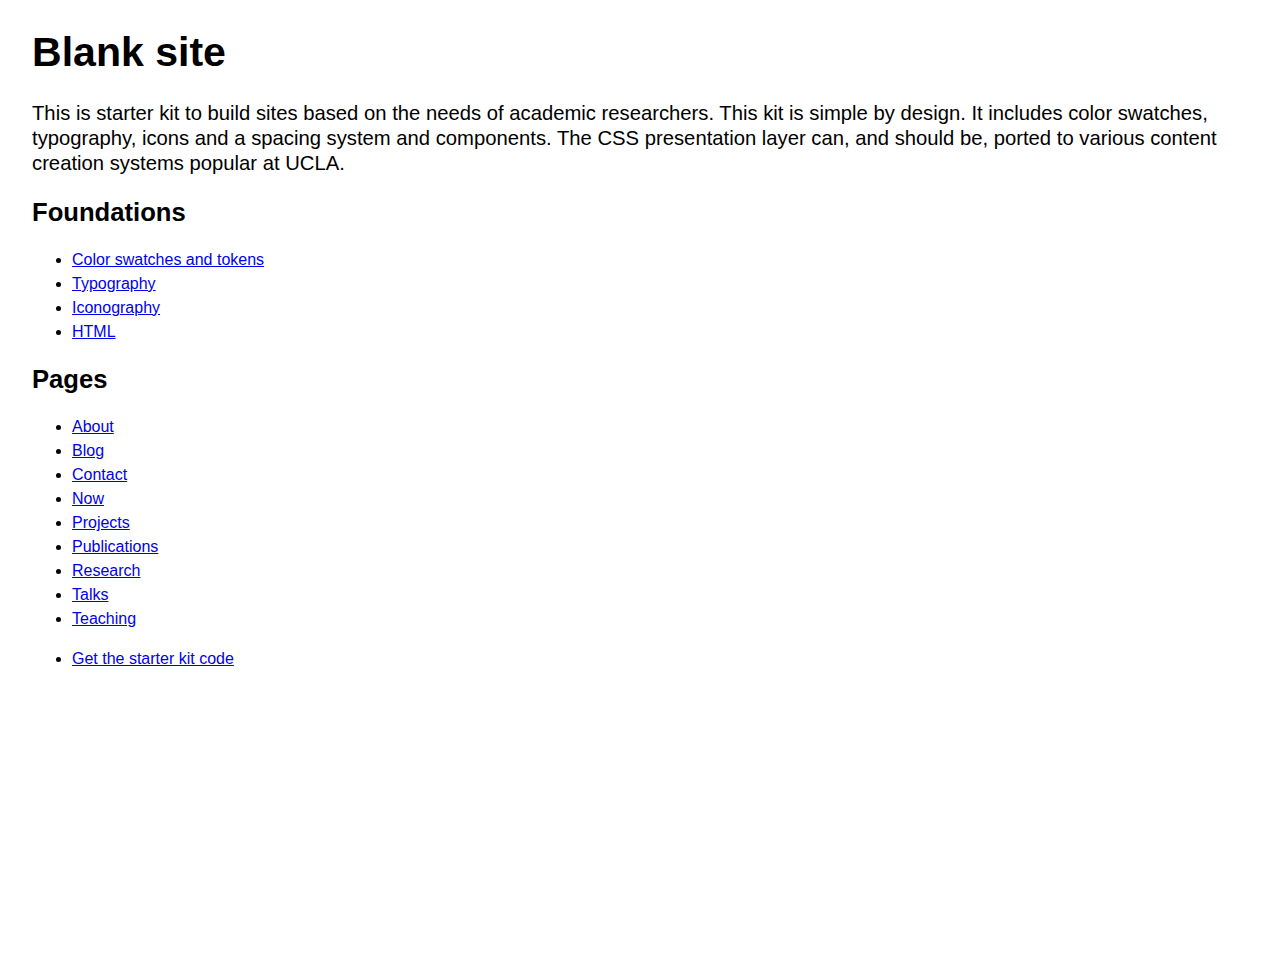
<file: index.html>
<!doctype html>

<html lang="en">

  <head>
    <meta charset="utf-8">
    <meta name="viewport" content="width=device-width, initial-scale=1.0" />
    <link rel="stylesheet" href="css/styles.css">
    <title>Blank site</title>
  </head>

  <body>
    <header>
      <h1>Blank site</h1>
      <p class="standfirst">This is starter kit to build sites based on the needs of academic researchers. This kit is simple by design. It includes color swatches, typography, icons and a spacing system and components. The CSS presentation layer can, and should be, ported to various content creation systems popular at UCLA.</p>
      
    </header>
    <main>
        <h2>Foundations</h2>
        <ul>
            <li><a href="color/index.html">Color swatches and tokens</a></li>
            <li><a href="typography/index.html">Typography</a></li>
            <li><a href="iconography/index.html">Iconography</a></li>
            <li><a href="html/index.html">HTML</a></li>
            
        </ul>
        <h2>Pages</h2>
        <ul>
          <li><a href="about/">About</a></li>
          <li><a href="blog/">Blog</a></li>
          <li><a href="contact/">Contact</a></li>
          <li><a href="now/">Now</a></li>
          <li><a href="projects/">Projects</a></li>
          <li><a href="publications/">Publications</a></li>
          <li><a href="research/">Research</a></li>
          <li><a href="talks/">Talks</a></li>
          <li><a href="teaching/">Teaching</a></li>
        </ul>

    </main>
    <aside>
     <ul>
        <li><a href="https://github.com/scottgruber/academic-jumpstart">Get the starter kit code</a></li>
       
      </ul>  
    </aside>
    <footer>
        
    </footer>
  </body>

</html>
</file>
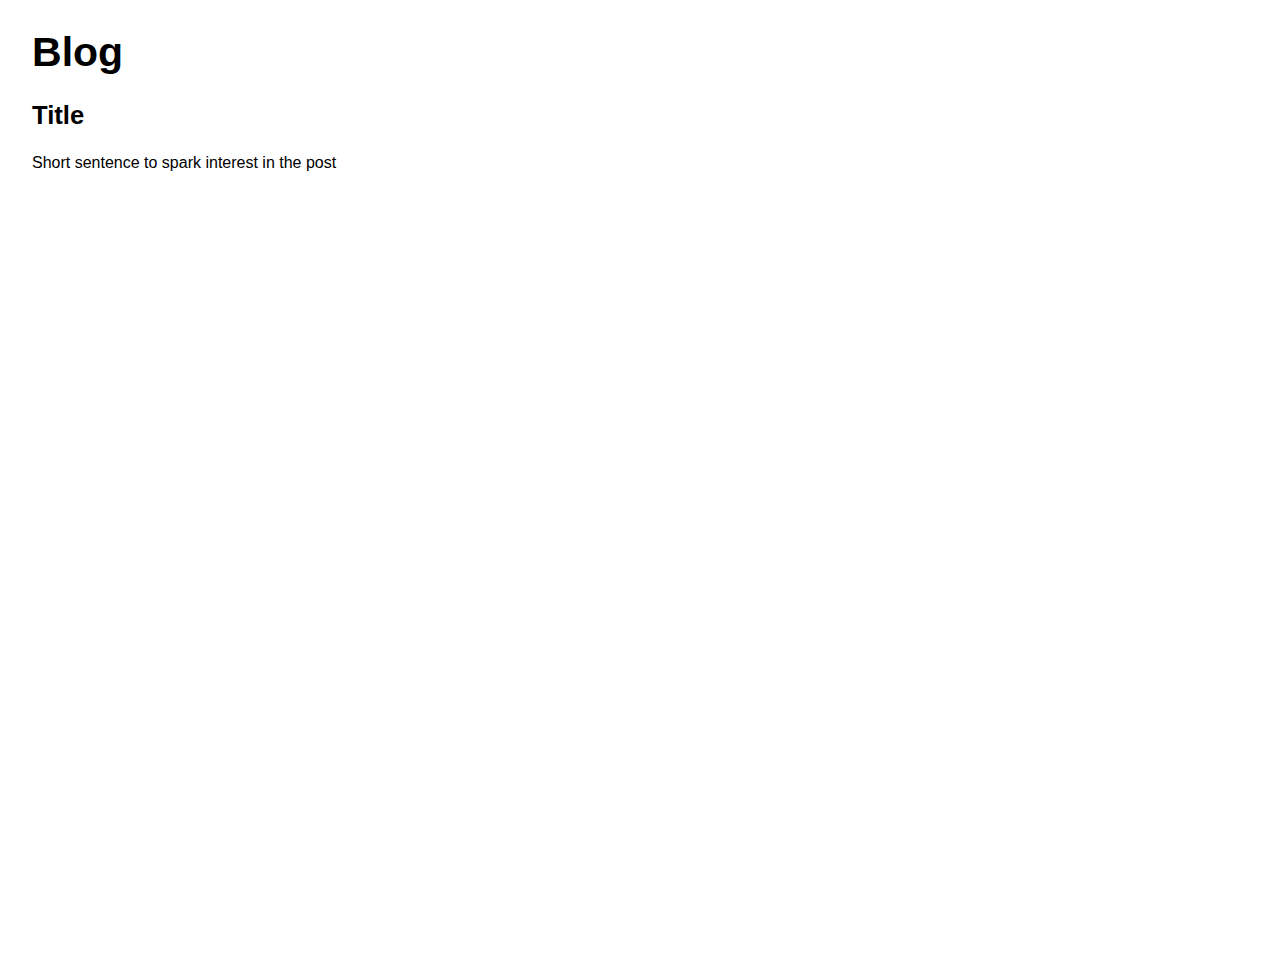
<file: blog/index.html>
<!DOCTYPE html>
<html lang="en">

  <head>
    <title>Blog | Yaoundé Web Design Workshop</title>
    <meta charset="utf-8" />
    <meta name="viewport" content="width=device-width, initial-scale=1.0" />
    <meta name="format-detection" content="telephone=no">
    <link rel="stylesheet" href="../css/styles.css" />
  </head>

  <body>
    <header>
      <h1>Blog</h1>
    </header>
    <main>
      <article>
        <h2>Title</h2>
        <p>Short sentence to spark interest in the post</p>
      </article>
    </main>
    <aside>

    </aside>
    <footer>
      
    </footer>
    
  </body>

</html>
</file>
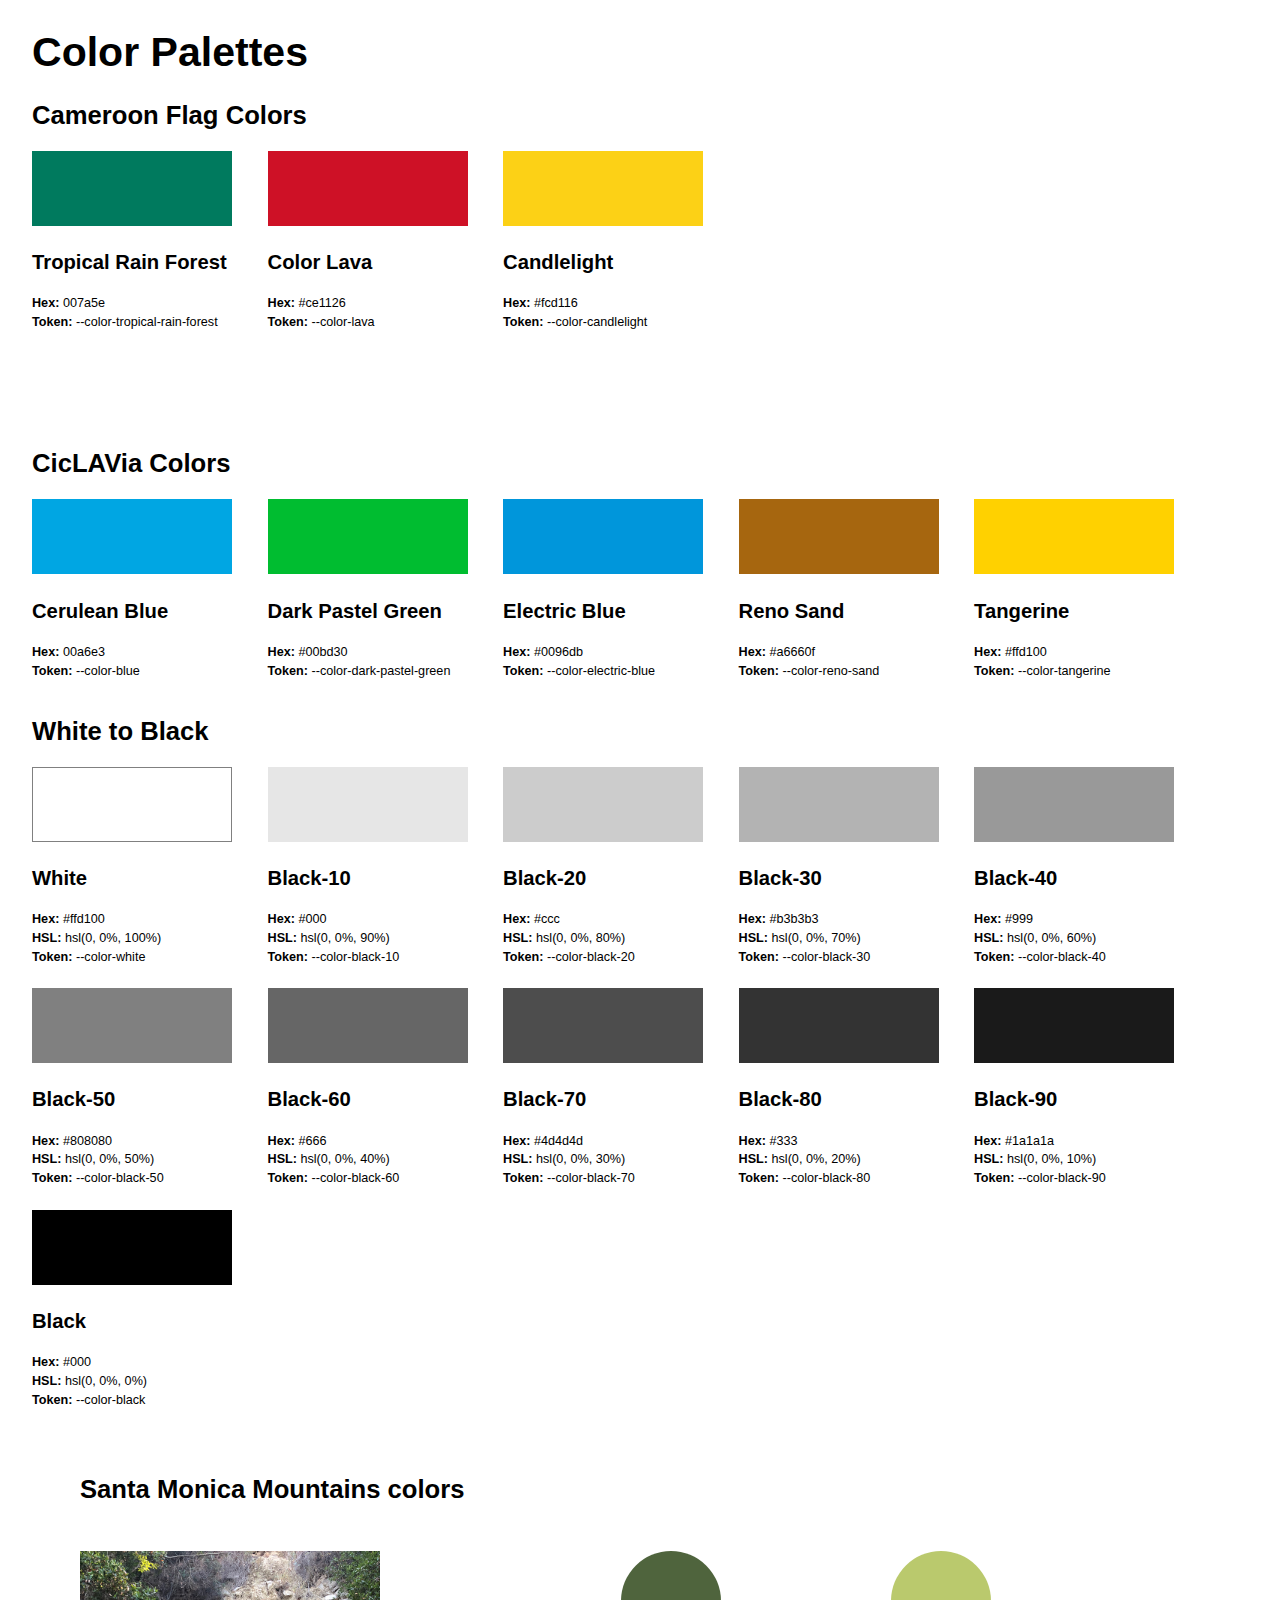
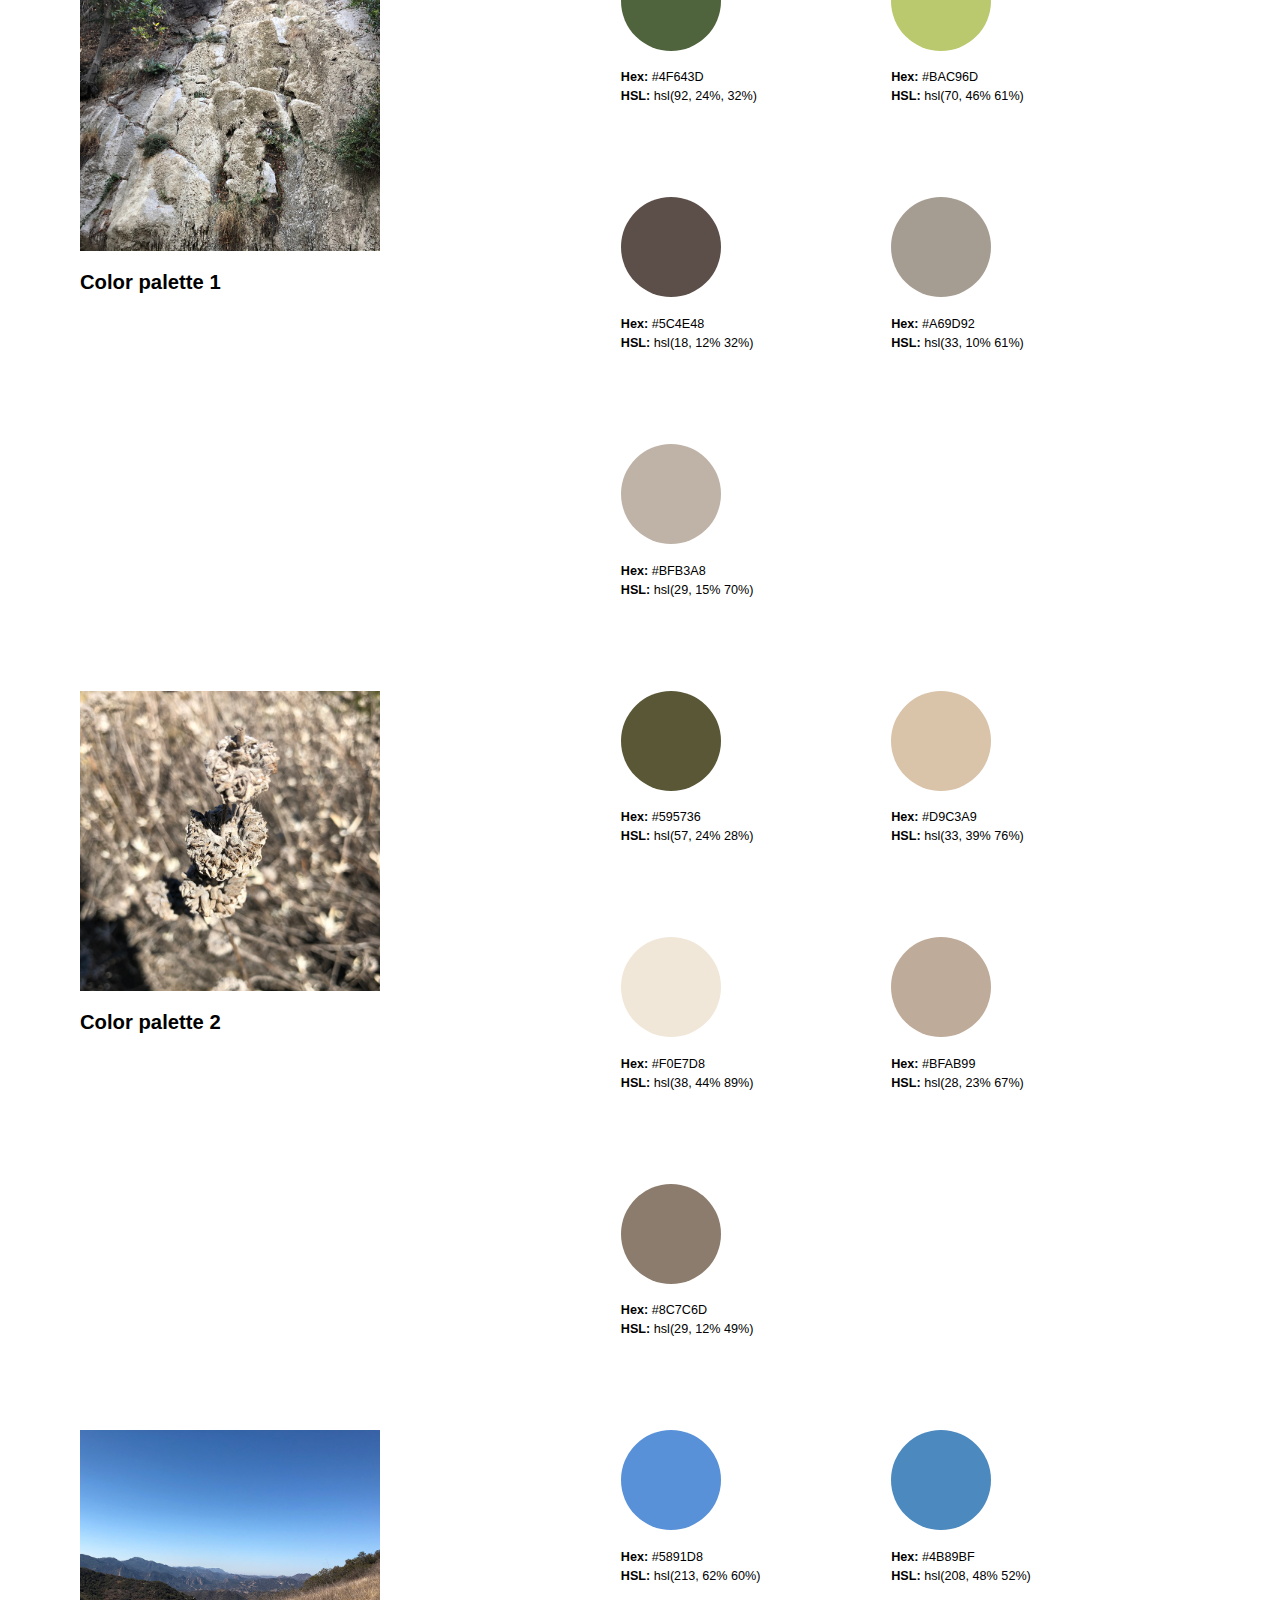
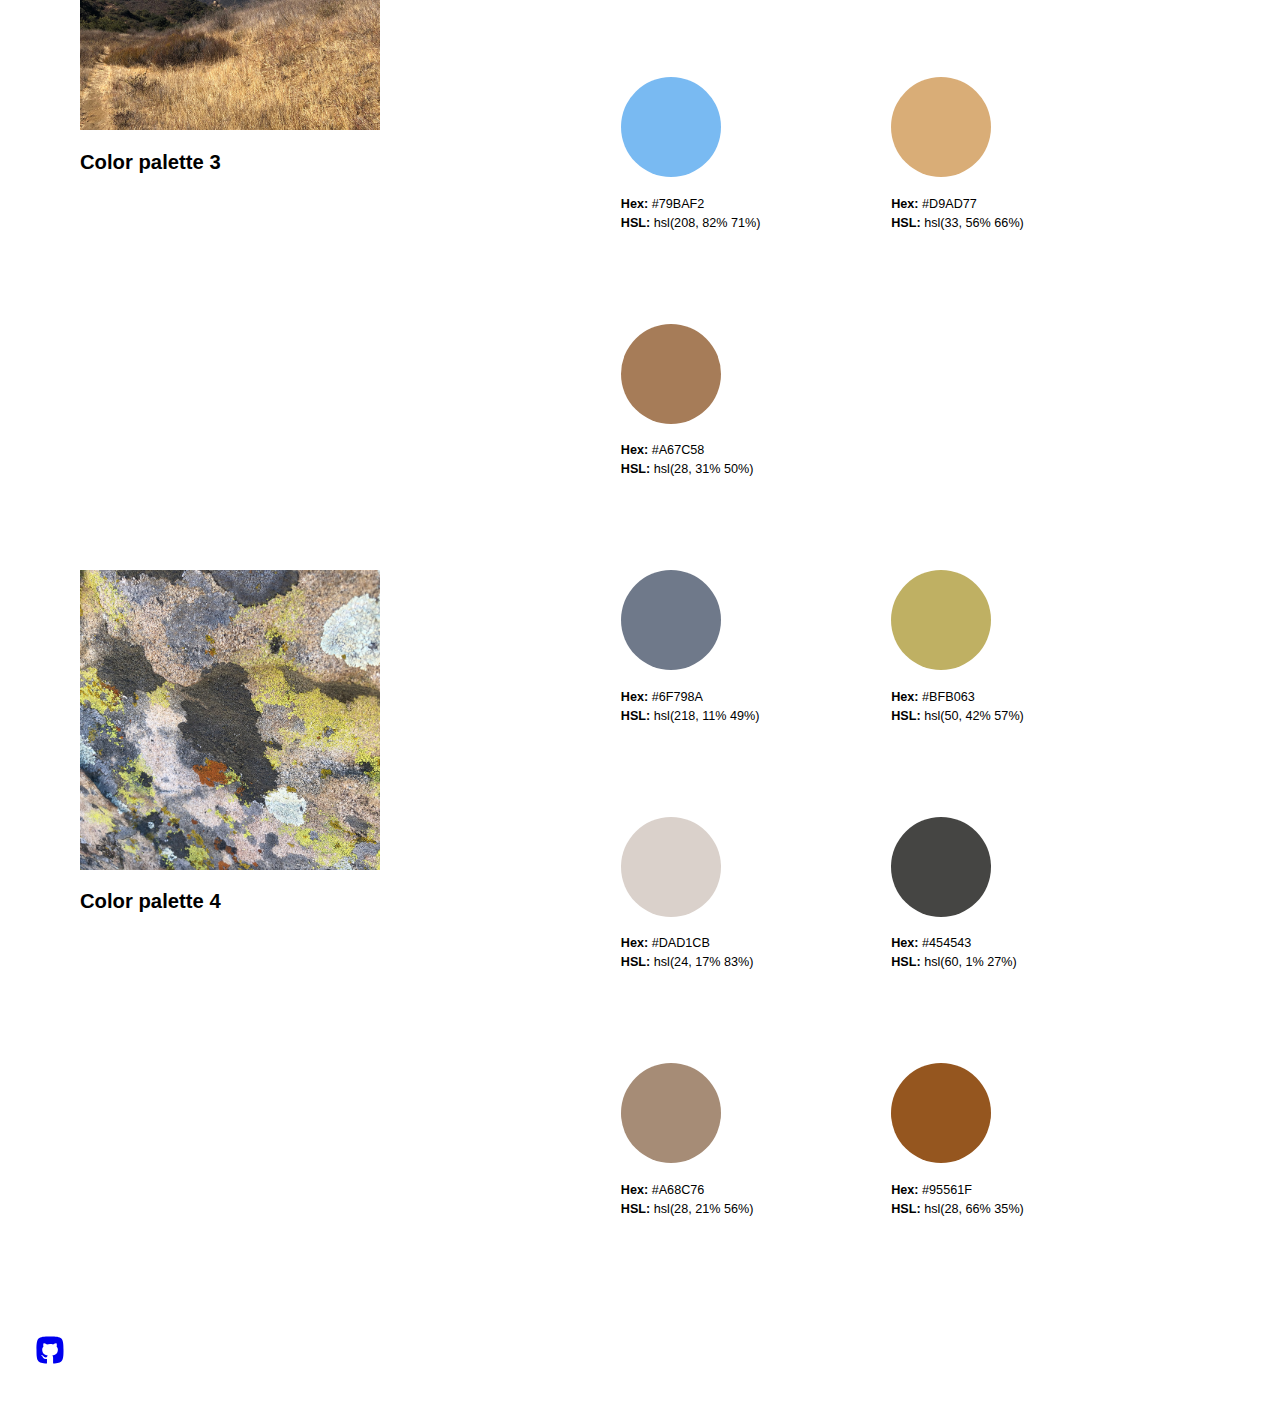
<file: color/index.html>
<!DOCTYPE html>
<html lang="en">

  <head>
    <title>Color Palette</title>
    <meta charset="utf-8" />
    <meta name="format-detection" content="telephone=no" />
    <meta name="viewport" content="width=device-width, initial-scale=1.0" />
    <link rel="stylesheet" href="../css/styles.css" />

    <style type="text/css">
      body {
        background-color: var(--color-white);
        max-width: 90vw;
      }

      h2:nth-of-type(2) {
        margin-top: 4em;
      }


      .palette {
        display: grid;
        gap: 2vw;
        grid-template-columns: repeat(auto-fill, minmax(200px, 1fr));
      }

  
      .swatch {
        align-items: center;
        display: grid;
        grid-gap: 5px;
        grid-template-areas:
          "swatch"
          "values";
        grid-template-columns: 1fr;
        grid-template-rows: 1fr;
        margin-bottom: 1em;
      }

      .swatch:last-child {
        border-bottom: 0;
      }

      .swatch>div:first-child {
        grid-area: swatch;
        height: 75px;
        justify-self: left;
        width: 200px;
      }

      .swatch div:last-child {
        font-size: var(--font-size-x-small);
        grid-area: values;
        height: 100px;
      }

      .palette-secondary {
        display: grid;
        grid-template-columns: [photo] 1fr [swatches] 1fr;
        grid-gap: 2vw;
        margin: 3rem;
      }

      .palette-secondary > h2 {
        grid-column: 1 / -1;
      }

      .palette-secondary > figure {
        grid-column: photo;
      }

      .palette-secondary > .palette {
        grid-column: swatches;
      }

      .palette-secondary .swatch>div:first-child  {
        width: 100px;
        height: 100px;
        border-radius: 50%;
      }


      figure,
      figcaption {
        margin: 0;
        padding: 0;
      }

      figure img {
        max-width: 300px;
      }

    </style>
  </head>

  <body>
    <header>
      <h1>Color Palettes</h1>
    </header>



    <main>
     
      <h2>Cameroon Flag Colors</h2>
      <div class="palette">
        <div class="swatch">
          <div style="background: var(--color-tropical-rain-forest);"></div>
          <div>
            <h3>Tropical Rain Forest</h3>
            <p>
              <b>Hex: </b>007a5e<br />
              <b>Token:</b> --color-tropical-rain-forest
            </p>
          </div>
        </div>

        <div class="swatch">
          <div style="background: var(--color-lava);"></div>
          <div>
            <h3>Color Lava</h3>
            <p>
              <b>Hex: </b>#ce1126<br />
              <b>Token:</b> --color-lava
            </p>
          </div>
        </div>

        <div class="swatch">
          <div style="background: var(--color-candlelight);"></div>
          <div>
            <h3>Candlelight</h3>
            <p>
              <b>Hex: </b>#fcd116<br />
              <b>Token:</b> --color-candlelight
            </p>
          </div>
        </div>
      </div>
      <h2>CicLAVia Colors</h2>
      <div class="palette">
        <div class="swatch">
          <div style="background: var(--color-blue);"></div>
          <div>
            <h3>Cerulean Blue</h3>
            <p>
              <b>Hex: </b>00a6e3<br />
              <b>Token:</b> --color-blue
            </p>
          </div>
        </div>

        <div class="swatch">
          <div style="background: var(--color-dark-pastel-green);"></div>
          <div>
            <h3>Dark Pastel Green</h3>
            <p>
              <b>Hex: </b>#00bd30<br />
              <b>Token:</b> --color-dark-pastel-green
            </p>
          </div>
        </div>

        <div class="swatch">
          <div style="background: var(--color-electric-blue);"></div>
          <div>
            <h3>Electric Blue</h3>
            <p>
              <b>Hex: </b>#0096db<br />
              <b>Token:</b> --color-electric-blue
            </p>
          </div>
        </div>

        <div class="swatch">
          <div style="background: var(--color-reno-sand);"></div>
          <div>
            <h3>Reno Sand</h3>
            <p>
              <b>Hex: </b>#a6660f<br />
              <b>Token:</b> --color-reno-sand
            </p>
          </div>
        </div>

        <div class="swatch">
          <div style="background: var(--color-tangerine);"></div>
          <div>
            <h3>Tangerine</h3>
            <p>
              <b>Hex: </b>#ffd100<br />
              <b>Token:</b> --color-tangerine
            </p>
          </div>
        </div>

      </div>
      <h2>White to Black</h2>
      <div class="palette">
        <div class="swatch">
          <div
            style="background: var(--color-white);border: 1px solid var(--color-black-50);">
          </div>
          <div>
            <h3>White</h3>
            <p>
              <b>Hex: </b>#ffd100<br />
              <b>HSL: </b>hsl(0, 0%, 100%)<br />
              <b>Token:</b> --color-white
            </p>
          </div>
        </div>

        <div class="swatch">
          <div style="background: var(--color-black-10);"></div>
          <div>
            <h3>Black-10</h3>
            <p>
              <b>Hex: </b>#000<br />
              <b>HSL: </b>hsl(0, 0%, 90%)<br />

              <b>Token:</b> --color-black-10
            </p>
          </div>
        </div>

        <div class="swatch">
          <div style="background: var(--color-black-20);"></div>
          <div>
            <h3>Black-20</h3>
            <p>
              <b>Hex: </b>#ccc<br />
              <b>HSL: </b>hsl(0, 0%, 80%)<br />

              <b>Token:</b> --color-black-20
            </p>
          </div>
        </div>

        <div class="swatch">
          <div style="background: var(--color-black-30);"></div>
          <div>
            <h3>Black-30</h3>
            <p>
              <b>Hex: </b>#b3b3b3<br />
              <b>HSL: </b>hsl(0, 0%, 70%)<br />

              <b>Token:</b> --color-black-30
            </p>
          </div>
        </div>

        <div class="swatch">
          <div style="background: var(--color-black-40);"></div>
          <div>
            <h3>Black-40</h3>
            <p>
              <b>Hex: </b>#999<br />
              <b>HSL: </b>hsl(0, 0%, 60%)<br />

              <b>Token:</b> --color-black-40
            </p>
          </div>
        </div>

        <div class="swatch">
          <div style="background: var(--color-black-50);"></div>
          <div>
            <h3>Black-50</h3>
            <p>
              <b>Hex: </b>#808080<br />
              <b>HSL: </b>hsl(0, 0%, 50%)<br />

              <b>Token:</b> --color-black-50
            </p>
          </div>
        </div>

        <div class="swatch">
          <div style="background: var(--color-black-60);"></div>
          <div>
            <h3>Black-60</h3>
            <p>
              <b>Hex: </b>#666<br />
              <b>HSL: </b>hsl(0, 0%, 40%)<br />

              <b>Token:</b> --color-black-60
            </p>
          </div>
        </div>

        <div class="swatch">
          <div style="background: var(--color-black-70);"></div>
          <div>
            <h3>Black-70</h3>
            <p>
              <b>Hex: </b>#4d4d4d<br />
              <b>HSL: </b>hsl(0, 0%, 30%)<br />

              <b>Token:</b> --color-black-70
            </p>
          </div>
        </div>

        <div class="swatch">
          <div style="background: var(--color-black-80);"></div>
          <div>
            <h3>Black-80</h3>
            <p>
              <b>Hex: </b>#333<br />
              <b>HSL: </b>hsl(0, 0%, 20%)<br />

              <b>Token:</b> --color-black-80
            </p>
          </div>
        </div>

        <div class="swatch">
          <div style="background: var(--color-black-90);"></div>
          <div>
            <h3>Black-90</h3>
            <p>
              <b>Hex: </b>#1a1a1a<br />
              <b>HSL: </b>hsl(0, 0%, 10%)<br />

              <b>Token:</b> --color-black-90
            </p>
          </div>
        </div>

        <div class="swatch">
          <div style="background: var(--color-black);"></div>
          <div>
            <h3>Black</h3>
            <p>
              <b>Hex: </b>#000<br />
              <b>HSL: </b>hsl(0, 0%, 0%)<br />

              <b>Token:</b> --color-black
            </p>
          </div>
        </div>
      </div>

      <div class="palette-secondary">
      <h2>Santa Monica Mountains colors</h2>
      <figure>
          <img
            src="../img/sm-colors-1.jpg"
            alt="" />
          <figcaption>
            <h3>Color palette 1</h3>
          </figcaption>
        </figure>
            <section class="palette">
              <div class="swatch">
                <div style="background: #4F643D;"></div>
                <div>
                  <p>
                    <b>Hex: </b>#4F643D<br />
                    <b>HSL: </b>hsl(92, 24%, 32%)<br />
                  </p>
                </div>
              </div>
              <div class="swatch">
                <div style="background: #BAC96D;"></div>
                <div>
                  <p>
                    <b>Hex: </b>#BAC96D<br />
                    <b>HSL: </b>hsl(70, 46% 61%)<br />
                  </p>
                </div>
              </div>
              <div class="swatch">
                <div style="background: #5C4E48;"></div>
                <div>
                  <p>
                    <b>Hex: </b>#5C4E48<br />
                    <b>HSL: </b>hsl(18, 12% 32%)<br />
                  </p>
                </div>
              </div>
              <div class="swatch">
                <div style="background: #A69D92;"></div>
                <div>
                  <p>
                    <b>Hex: </b>#A69D92<br />
                    <b>HSL: </b>hsl(33, 10% 61%)<br />
                  </p>
                </div>
              </div>
              <div class="swatch">
                <div style="background: #BFB3A8;"></div>
                <div>
                  <p>
                    <b>Hex: </b>#BFB3A8<br />
                    <b>HSL: </b>hsl(29, 15% 70%)<br />
                  </p>
                </div>
              </div>
            </section>
          

        <figure>
          <img
            src="../img/sm-colors-2.jpg"
            alt="" />
          <figcaption>
            <h3>Color palette 2</h3>
          </figcaption>
        </figure> 
            <section class="palette">
              <div class="swatch">
                <div style="background: #595736;"></div>
                <div>
                  <p>
                    <b>Hex: </b>#595736<br />
                    <b>HSL: </b>hsl(57, 24% 28%)<br />
                  </p>
                </div>
              </div>
              <div class="swatch">
                <div style="background: #D9C3A9;"></div>
                <div>
                  <p>
                    <b>Hex: </b>#D9C3A9<br />
                    <b>HSL: </b>hsl(33, 39% 76%)<br />
                  </p>
                </div>
              </div>
              <div class="swatch">
                <div style="background: #F0E7D8;"></div>
                <div>
                  <p>
                    <b>Hex: </b>#F0E7D8<br />
                    <b>HSL: </b>hsl(38, 44% 89%)<br />
                  </p>
                </div>
              </div>
              <div class="swatch">
                <div style="background: #BFAB99;"></div>
                <div>
                  <p>
                    <b>Hex: </b>#BFAB99<br />
                    <b>HSL: </b>hsl(28, 23% 67%)<br />
                  </p>
                </div>
              </div>
              <div class="swatch">
                <div style="background: #8C7C6D;"></div>
                <div>
                  <p>
                    <b>Hex: </b>#8C7C6D<br />
                    <b>HSL: </b>hsl(29, 12% 49%)<br />
                  </p>
                </div>
              </div>
            </section>
          

        <figure>
          <img
            src="../img/sm-colors-3.jpg"
            alt="" />
          <figcaption>
            <h3>Color palette 3</h3>
          </figcaption>
        </figure>
            <section class="palette">
              <div class="swatch">
                <div style="background: #5891D8;"></div>
                <div>
                  <p>
                    <b>Hex: </b>#5891D8<br />
                    <b>HSL: </b>hsl(213, 62% 60%)<br />
                  </p>
                </div>
              </div>
              <div class="swatch">
                <div style="background: #4B89BF;"></div>
                <div>
                  <p>
                    <b>Hex: </b>#4B89BF<br />
                    <b>HSL: </b>hsl(208, 48% 52%)<br />
                  </p>
                </div>
              </div>
              <div class="swatch">
                <div style="background: #79BAF2;"></div>
                <div>
                  <p>
                    <b>Hex: </b>#79BAF2<br />
                    <b>HSL: </b>hsl(208, 82% 71%)<br />
                  </p>
                </div>
              </div>
              <div class="swatch">
                <div style="background: #D9AD77;"></div>
                <div>
                  <p>
                    <b>Hex: </b>#D9AD77<br />
                    <b>HSL: </b>hsl(33, 56% 66%)<br />
                  </p>
                </div>
              </div>
              <div class="swatch">
                <div style="background: #A67C58;"></div>
                <div>
                  <p>
                    <b>Hex: </b>#A67C58<br />
                    <b>HSL: </b>hsl(28, 31% 50%)<br />
                  </p>
                </div>
              </div>
            </section>
         

        <figure>
          <img
            src="../img/sm-colors-4.jpg"
            alt="" />
          <figcaption>
            <h3>Color palette 4</h3>
          </figcaption>
        </figure>  
            <section class="palette">
              <div class="swatch">
                <div style="background: #6F798a;"></div>
                <div>
                  <p>
                    <b>Hex: </b>#6F798A<br />
                    <b>HSL: </b>hsl(218, 11% 49%)<br />
                  </p>
                </div>
              </div>
              <div class="swatch">
                <div style="background: #BFB063;"></div>
                <div>
                  <p>
                    <b>Hex: </b>#BFB063<br />
                    <b>HSL: </b>hsl(50, 42% 57%)<br />
                  </p>
                </div>
              </div>
              <div class="swatch">
                <div style="background: #DAD1CB;"></div>
                <div>
                  <p>
                    <b>Hex: </b>#DAD1CB<br />
                    <b>HSL: </b>hsl(24, 17% 83%)<br />
                  </p>
                </div>
              </div>
              <div class="swatch">
                <div style="background: #454543;"></div>
                <div>
                  <p>
                    <b>Hex: </b>#454543<br />
                    <b>HSL: </b>hsl(60, 1% 27%)<br />
                  </p>
                </div>
              </div>
              <div class="swatch">
                <div style="background: #A68C76;"></div>
                <div>
                  <p>
                    <b>Hex: </b>#A68C76<br />
                    <b>HSL: </b>hsl(28, 21% 56%)<br />
                  </p>
                </div>
              </div>
              <div class="swatch">
                <div style="background: #95561F;"></div>
                <div>
                  <p>
                    <b>Hex: </b>#95561F<br />
                    <b>HSL: </b>hsl(28, 66% 35%)<br />
                  </p>
                </div>
              </div>
            </section>
         
      </div>

    </main>

    <footer>
      <a href="https://github.com/congo-basin-institute/blank-site">
        <svg xmlns="http://www.w3.org/2000/svg" width="36" height="36"
          fill="currentColor" fill-rule="evenodd" stroke-linejoin="round"
          stroke-miterlimit="1.414" aria-label="github" clip-rule="evenodd"
          viewBox="0 0 32 32">
          <path
            d="M18.837 27.966C27.179 27.725 28 25.969 28 16 28 5 27 4 16 4S4 5 4 16c0 9.995.826 11.734 9.228 11.968a.503.503 0 00.1-.321c0-.25-.01-2.816-.015-3.699-3.037.639-3.678-1.419-3.678-1.419-.497-1.222-1.213-1.548-1.213-1.548-.991-.656.075-.643.075-.643 1.096.075 1.673 1.091 1.673 1.091.974 1.617 2.556 1.15 3.178.879.099-.683.381-1.15.693-1.414-2.425-.267-4.974-1.175-4.974-5.23 0-1.155.426-2.099 1.124-2.839-.113-.268-.487-1.344.107-2.8 0 0 .917-.285 3.003 1.084a10.755 10.755 0 012.734-.356c.927.004 1.861.121 2.734.356 2.085-1.369 3-1.084 3-1.084.596 1.456.221 2.532.108 2.8.7.74 1.123 1.684 1.123 2.839 0 4.065-2.553 4.96-4.986 5.221.392.327.741.973.741 1.96a1298.915 1298.915 0 01-.013 4.802c0 .109.029.224.095.319z" />
        </svg>
      </a>

     
    </footer>
  </body>

</html>
</file>
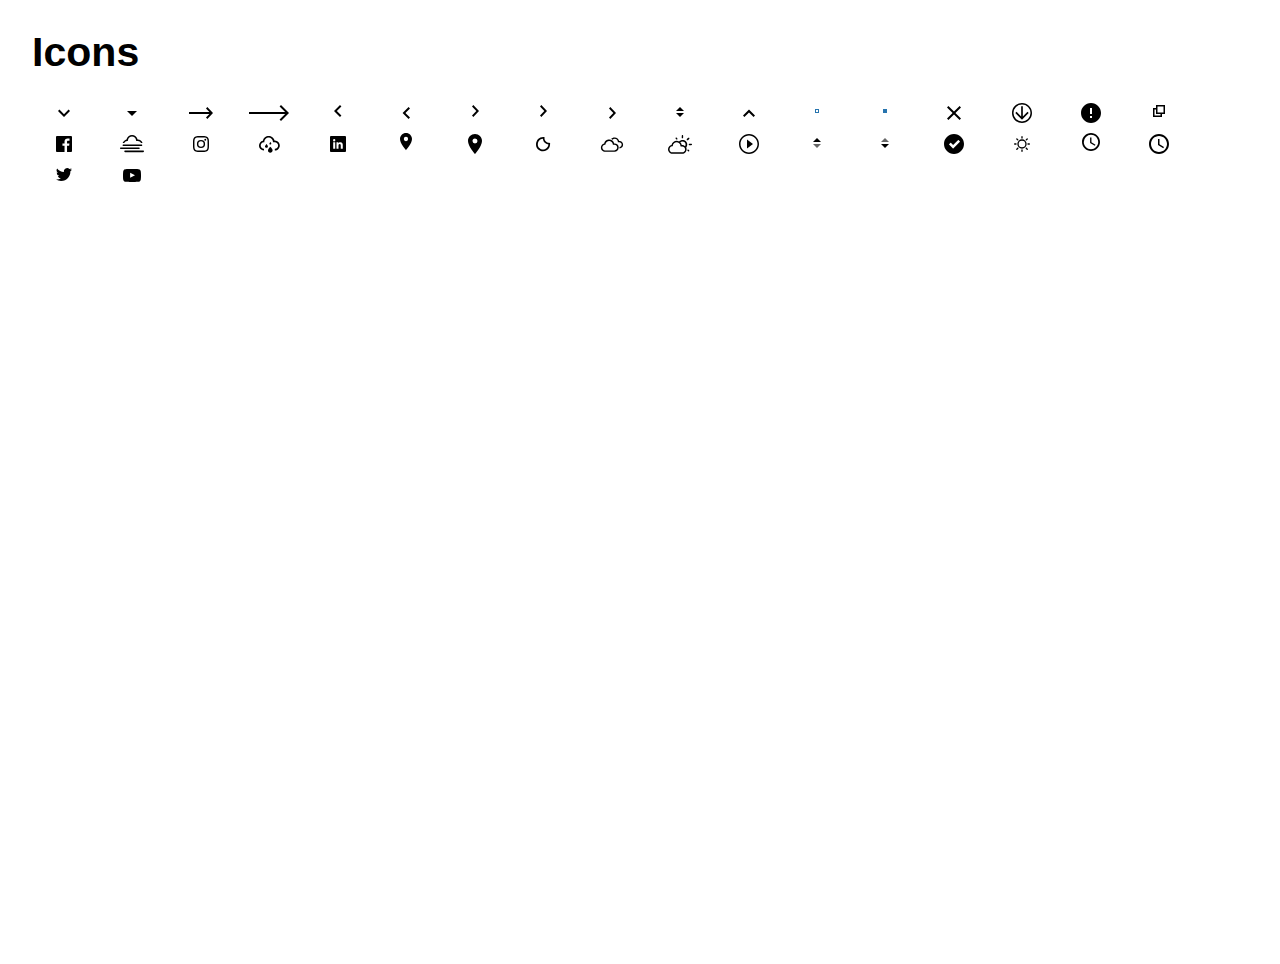
<file: iconography/index.html>
<!doctype html>

<html lang="en">

  <head>
    <meta charset="utf-8">
    <meta name="viewport" content="width=device-width, initial-scale=1.0" />
    <link rel="stylesheet" href="../css/styles.css">
    <title>Icons | Yaoundé Web Design Workshop</title>
    <style>
      svg {
        width: 64px;
      }
    </style>
  </head>

  <body>
    <header>
      <h1>Icons</h1>
    </header>
    <main>
     
      <div class="icon-list">

        <svg class="icon arrow-down" width="24" height="24" viewBox="0 0 24 24" aria-labelledby="icon-arrow-down" role="img"><title id="icon-arrow-down">Icon Arrow Down</title><g fill="none" fill-rule="evenodd"><path id="Path" fill="#000" d="M7.41 8.59L12 13.17l4.59-4.58L18 10l-6 6-6-6z"/></g></svg>
    
        <svg class="icon arrow-drop-down" width="24" height="24" viewBox="0 0 24 24" aria-labelledby="icon-arrow-drop-down" role="img"><title id="icon-arrow-drop-down">Icon Arrow Drop Down</title><g fill="none" fill-rule="evenodd"><path id="Path" fill="#000" d="M7 10l5 5 5-5z"/></g></svg>
    
    
        <svg class="icon arrow-forward-short" width="24" height="24" viewBox="0 0 24 24" aria-labelledby="icon-arrow-forward-short" role="img"><title id="icon-arrow-forward-short">Icon Arrow Forward Short</title><g fill="none" fill-rule="evenodd"><path d="M20.384 13H0v-2h20.384L17 7.41 18.332 6 24 12l-5.668 6L17 16.59 20.384 13z" id="Combined-Shape" fill="#000"/></g></svg>
    
        <svg class="icon arrow-forward" width="48" height="24" viewBox="0 0 48 24" aria-labelledby="icon-arrow-forward" role="img"><title id="icon-arrow-forward">Icon Arrow Forward</title><g fill="none" fill-rule="evenodd"><path id="Path" fill="#000" d="M36 4l-1.41 1.41L40.17 11H4v2h36.17l-5.58 5.59L36 20l8-8z"/></g></svg>
    
        <svg class="icon arrow-left-baseline" width="24" height="24" viewBox="0 0 24 24" aria-labelledby="icon-arrow-left-baseline" role="img"><title id="icon-arrow-left-baseline">Icon Arrow Left Baseline</title><g fill="none" fill-rule="evenodd"><path id="Background" d="M0 0h24v24H0z"/><path id="Shape" fill="#000" transform="matrix(-1 0 0 1 23.41 0)" d="M8 14.59L12.58 10 8 5.41 9.41 4l6 6-6 6z"/></g></svg>
    
        <svg class="icon arrow-left" width="24" height="24" viewBox="0 0 24 24" aria-labelledby="icon-arrow-left" role="img"><title id="icon-arrow-left">Icon Arrow Left</title><g fill="none" fill-rule="evenodd"><path id="Shape" fill="#000" transform="matrix(-1 0 0 1 24.59 0)" d="M8.59 16.59L13.17 12 8.59 7.41 10 6l6 6-6 6z"/></g></svg>
    
        <svg class="icon arrow-right-baseline" width="24" height="24" viewBox="0 0 24 24" aria-labelledby="icon-arrow-right-baseline" role="img"><title id="icon-arrow-right-baseline">Icon Arrow Right Baseline</title><g fill="none" fill-rule="evenodd"><path id="Shape" fill="#000" d="M9 14.59L13.327 10 9 5.41 10.332 4 16 10l-5.668 6z"/></g></svg>
    
        <svg class="icon arrow-right-baseline" width="24" height="24" viewBox="0 0 24 24" aria-labelledby="icon-arrow-right-baseline" role="img"><title id="icon-arrow-right-baseline">Icon Arrow Right Baseline</title><g fill="none" fill-rule="evenodd"><path id="Shape" fill="#000" d="M9 14.59L13.327 10 9 5.41 10.332 4 16 10l-5.668 6z"/></g></svg>
    
        <svg class="icon arrow-right" width="24" height="24" viewBox="0 0 24 24" aria-labelledby="icon-arrow-right" role="img"><title id="icon-arrow-right">Icon Arrow Right</title><g fill="none" fill-rule="evenodd"><path id="Shape" fill="#000" d="M9 16.59L13.327 12 9 7.41 10.332 6 16 12l-5.668 6z"/></g></svg>
    
        <svg class="icon arrow-sort" width="24" height="24" viewBox="0 0 24 24" aria-labelledby="icon-arrow-sort" role="img"><title id="icon-arrow-sort">Icon Arrow Sort</title><g fill="none" fill-rule="evenodd"><path d="M8 12h8l-4 4-4-4zm8-2H8l4-4 4 4z" id="Combined-Shape" fill="#000"/></g></svg>
    
        <svg class="icon arrow-up" width="24" height="24" viewBox="0 0 24 24" aria-labelledby="icon-arrow-up" role="img"><title id="icon-arrow-up">Icon Arrow Up</title><g fill="none" fill-rule="evenodd"><path id="Path" fill="#000" transform="rotate(180 12 12.295)" d="M7.41 8.59L12 13.17l4.59-4.58L18 10l-6 6-6-6z"/></g></svg>
    
        <svg class="icon bullet-open" width="24" height="24" viewBox="0 0 24 24" aria-labelledby="icon-bullet-open" role="img"><title id="icon-bullet-open">Icon Bullet Open</title><g fill="none" fill-rule="evenodd"><path d="M10 8h4v4h-4V8zm1 1v2h2V9h-2z" id="Combined-Shape" fill="#2774AE"/></g></svg>
    
        <svg class="icon bullet-solid" width="24" height="24" viewBox="0 0 24 24" aria-labelledby="icon-bullet-solid" role="img"><title id="icon-bullet-solid">Icon Bullet Solid</title><g fill="none" fill-rule="evenodd"><path id="Bullet" fill="#2774AE" d="M10 8h4v4h-4z"/></g></svg>
    
        <svg class="icon close" width="24" height="24" viewBox="0 0 24 24" aria-labelledby="icon-close" role="img"><title id="icon-close">Icon Close</title><g fill="none" fill-rule="evenodd"><path id="Shape" fill="#000" d="M19 6.41L17.59 5 12 10.59 6.41 5 5 6.41 10.59 12 5 17.59 6.41 19 12 13.41 17.59 19 19 17.59 13.41 12z"/></g></svg>
    
        <svg class="icon download" width="24" height="24" viewBox="0 0 24 24" aria-labelledby="icon-download" role="img"><title id="icon-download">Icon Download</title><g fill="none" fill-rule="evenodd"><path d="M12 22C6.477 22 2 17.523 2 12S6.477 2 12 2s10 4.477 10 10-4.477 10-10 10zm0-1.5a8.5 8.5 0 1 0 0-17 8.5 8.5 0 0 0 0 17zm6.667-8.5L12 18.667 5.333 12l1.184-1.183 4.65 4.658V5.333h1.666v10.142l4.659-4.65L18.667 12z" id="Combined-Shape" fill="#000"/></g></svg>
    
        <svg class="icon error" width="24" height="24" viewBox="0 0 24 24" aria-labelledby="icon-error" role="img"><title id="icon-error">Icon Error</title><defs><path d="M12 2C6.48 2 2 6.48 2 12s4.48 10 10 10 10-4.48 10-10S17.52 2 12 2zm1 15h-2v-2h2v2zm0-4h-2V7h2v6z" id="path-1"/></defs><g id="Icon Error" fill="none" fill-rule="evenodd"><mask id="mask-2" fill="#fff"><use xlink:href="#path-1"/></mask><use id="Shape" fill="#000" xlink:href="#path-1"/></g></svg>
    
        <svg class="icon external-link-baseline" width="24" height="24" viewBox="0 0 24 24" aria-labelledby="icon-external-link-baseline" role="img"><title id="icon-external-link-baseline">Icon External Link Baseline</title><g fill="none" fill-rule="evenodd"><path d="M15 13v3H6V7h3V4h9v9h-3zm-1.5 0H9V8.5H7.5v6h6V13zm-3-7.5v6h6v-6h-6z" id="Combined-Shape" fill="#000"/></g></svg>
    
        <svg class="icon facebook" width="24" height="24" viewBox="0 0 24 24" aria-labelledby="icon-facebook" role="img"><title id="icon-facebook">Icon Social Facebook</title><g fill="none" fill-rule="evenodd"><path d="M15.04 20v-6.196h2.08l.31-2.415h-2.39V9.848c0-.7.194-1.176 1.196-1.176h1.28v-2.16c-.222-.03-.981-.095-1.864-.095-1.844 0-3.106 1.125-3.106 3.191v1.781h-2.085v2.415h2.085V20h2.494zM4.883 20A.883.883 0 0 1 4 19.117V4.883C4 4.395 4.395 4 4.883 4h14.234c.488 0 .883.395.883.883v14.234a.883.883 0 0 1-.883.883H4.883z" id="Shape" fill="#000"/></g></svg>
    
        <svg class="icon fog" width="24" height="24" viewBox="0 0 24 24" aria-labelledby="icon-fog" role="img"><title id="icon-fog">Icon Weather/Fog</title><g fill="none" fill-rule="evenodd"><path d="M0 16.258c0-.193.097-.484.194-.58.096-.097.387-.194.58-.194h18.097c.194 0 .484.097.58.193.097.097.29.388.29.581 0 .194-.096.387-.193.58-.193.194-.387.194-.58.194H.87c-.194 0-.484-.097-.58-.193-.194-.097-.291-.29-.291-.58zm2.516-3c0-.193.097-.387.29-.58.194-.097.29-.194.581-.194h18.097c.193 0 .387.097.58.193.194.097.194.388.194.581 0 .194-.097.387-.193.58-.194.194-.388.194-.581.194H3.387c-.193 0-.387-.097-.58-.193-.194-.194-.29-.387-.29-.58zm.194-2.323c0 .097.096.097.193.097h1.355c.097 0 .097-.097.194-.193.193-.484.58-.871 1.064-1.258C6 9.29 6.484 9.097 7.065 9l.58-.097a.208.208 0 0 0 .194-.193l.096-.484c.097-1.065.581-1.936 1.355-2.613.775-.678 1.742-1.065 2.71-1.065 1.065 0 1.935.387 2.71 1.065.774.677 1.258 1.548 1.355 2.613l.096.58c0 .097.097.194.194.194h1.548c.58 0 1.162.194 1.742.484.58.29.871.774 1.161 1.355.097.096.097.193.194.193h1.355c.097 0 .193-.097.097-.193-.29-.968-.871-1.839-1.646-2.42-.87-.58-1.838-.967-2.903-.967h-.29c-.29-1.258-.968-2.323-2.032-3.194C14.516 3.388 13.355 3 12.097 3c-1.355 0-2.516.387-3.58 1.258-1.065.871-1.743 1.936-2.033 3.29a4.182 4.182 0 0 0-2.13 1.162c-.58.58-1.45 1.355-1.644 2.225 0-.096 0 0 0 0zm1.548 8.323c0-.193.097-.387.29-.58.194-.097.29-.194.581-.194h18.097c.193 0 .387.097.58.193.194.194.194.388.194.581 0 .194-.097.387-.194.58-.096.194-.387.291-.677.291H5.032c-.193 0-.387-.097-.58-.29-.097-.194-.194-.387-.194-.58z" id="Shape" fill="#000"/></g></svg>
    
        <svg class="icon instagram" width="24" height="24" viewBox="0 0 24 24" aria-labelledby="icon-instagram" role="img"><title id="icon-instagram">Icon Social Instagram</title><g fill="none" fill-rule="evenodd"><path d="M12 4c2.173 0 2.445.01 3.298.048.852.039 1.433.174 1.942.372.526.204.972.478 1.417.923.445.445.719.89.923 1.417.198.509.333 1.09.372 1.942C19.99 9.555 20 9.827 20 12s-.01 2.445-.048 3.298c-.039.852-.174 1.433-.372 1.942a3.92 3.92 0 0 1-.923 1.417c-.445.445-.89.719-1.417.923-.509.198-1.09.333-1.942.372-.853.039-1.125.048-3.298.048s-2.445-.01-3.298-.048c-.852-.039-1.433-.174-1.942-.372a3.921 3.921 0 0 1-1.417-.923 3.92 3.92 0 0 1-.923-1.417c-.198-.509-.333-1.09-.372-1.942C4.01 14.445 4 14.173 4 12s.01-2.445.048-3.298c.039-.852.174-1.433.372-1.942a3.92 3.92 0 0 1 .923-1.417c.445-.445.89-.719 1.417-.923.509-.198 1.09-.333 1.942-.372C9.555 4.01 9.827 4 12 4zm0 1.441c-2.136 0-2.39.009-3.233.047-.78.036-1.203.166-1.485.276-.374.145-.64.318-.92.598a2.48 2.48 0 0 0-.598.92c-.11.282-.24.705-.276 1.485-.038.844-.047 1.097-.047 3.233s.009 2.39.047 3.233c.036.78.166 1.203.276 1.485.145.374.318.64.598.92.28.28.546.453.92.598.282.11.705.24 1.485.276.844.038 1.097.047 3.233.047s2.39-.009 3.233-.047c.78-.036 1.203-.166 1.485-.276.374-.145.64-.318.92-.598.28-.28.453-.546.598-.92.11-.282.24-.705.276-1.485.038-.844.047-1.097.047-3.233s-.009-2.39-.047-3.233c-.036-.78-.166-1.203-.276-1.485a2.48 2.48 0 0 0-.598-.92 2.479 2.479 0 0 0-.92-.598c-.282-.11-.705-.24-1.485-.276-.844-.038-1.097-.047-3.233-.047zm0 9.226a2.667 2.667 0 1 0 0-5.334 2.667 2.667 0 0 0 0 5.334zm0-6.775a4.108 4.108 0 1 1 0 8.216 4.108 4.108 0 0 1 0-8.216zm5.23-.162a.96.96 0 1 1-1.92 0 .96.96 0 0 1 1.92 0z" id="Shape" fill="#000"/></g></svg>
    
        <svg class="icon light-rain" width="24" height="24" viewBox="0 0 24 24" aria-labelledby="icon-light-rain" role="img"><title id="icon-light-rain">Icon Weather/Light Rain</title><g fill="none" fill-rule="evenodd"><path d="M2 13.5c0-1.1.4-2.2 1.1-3.1.7-.9 1.6-1.5 2.7-1.7.3-1.4 1-2.5 2.1-3.4C9 4.4 10.3 4 11.7 4s2.6.4 3.7 1.3 1.8 1.9 2.1 3.3h.3c.9 0 1.7.2 2.5.6.8.4 1.4 1 1.8 1.8.4.8.7 1.6.7 2.5 0 1.3-.5 2.5-1.4 3.5-.9 1-2 1.5-3.4 1.5-.1 0-.2-.1-.2-.2V17c0-.1.1-.2.2-.2.9 0 1.6-.4 2.2-1 .6-.6.9-1.4.9-2.3 0-.9-.3-1.6-1-2.3-.6-.6-1.4-1-2.3-1h-1.6c-.1 0-.2-.1-.2-.2l-.1-.6c-.1-1.1-.6-2-1.4-2.7-.8-.7-1.8-1.1-2.9-1.1-1.1 0-2.1.4-2.9 1.1-.8.7-1.3 1.6-1.4 2.7l.1.7c0 .1-.1.2-.2.2h-.5c-.8 0-1.5.4-2.1 1-.6.6-.9 1.3-.9 2.2 0 .9.3 1.6.9 2.3.6.7 1.3 1 2.2 1 .1 0 .2.1.2.2v1.3c0 .1-.1.2-.2.2-1.3-.1-2.5-.6-3.4-1.5-.9-.9-1.4-2.2-1.4-3.5zm6 .9c0-.2.1-.6.4-1 .2-.4.5-.8.7-1 .2-.2.3-.4.4-.4l.4.4c.3.3.5.6.7 1 .2.4.3.7.3 1 0 .4-.1.7-.4 1-.3.3-.6.4-1 .4s-.7-.1-1-.4c-.4-.3-.5-.6-.5-1zm3 4c0-.3.1-.6.2-1s.4-.7.6-1c.2-.3.4-.5.7-.8l.6-.6.2-.2.2.2c.4.3.8.8 1.3 1.5.2.3.4.7.6 1 .2.3.2.7.2 1 0 .6-.2 1.2-.7 1.6-.5.4-1 .7-1.7.7-.6 0-1.2-.2-1.6-.7-.4-.5-.6-1.1-.6-1.7zm1.4-6.7c0-.4.3-.9 1-1.6l.2.2c.2.2.3.4.5.7.1.3.2.5.2.6 0 .3-.1.5-.3.7-.2.2-.4.3-.7.3-.3 0-.5-.1-.7-.3-.1-.1-.2-.3-.2-.6z" id="Shape" fill="#000"/></g></svg>
    
        <svg class="icon linkedin" width="24" height="24" viewBox="0 0 24 24" aria-labelledby="icon-linkedin" role="img"><title id="icon-linkedin">Icon Social LinkedIn</title><g fill="none" fill-rule="evenodd"><path d="M10.486 16.776H12.5v-3.21c0-.846.16-1.667 1.21-1.667 1.035 0 1.048.969 1.048 1.721v3.156h2.017v-3.559c0-1.748-.377-3.092-2.42-3.092-.98 0-1.639.538-1.908 1.049h-.027v-.888h-1.934v6.49zM8.21 7.06A1.17 1.17 0 1 0 8.21 9.4a1.17 1.17 0 0 0 .002-2.339zm-1.01 9.716h2.02v-6.49H7.2v6.49zM4.883 20A.883.883 0 0 1 4 19.117V4.883C4 4.395 4.395 4 4.883 4h14.234c.488 0 .883.395.883.883v14.234a.883.883 0 0 1-.883.883H4.883z" id="Shape" fill="#000"/></g></svg>
    
        <svg class="icon location-baseline" width="24" height="24" viewBox="0 0 24 24" aria-labelledby="icon-location-baseline" role="img"><title id="icon-location-baseline">Icon Location Baseline</title><g fill="none" fill-rule="evenodd"><path d="M12 1C8.683 1 6 3.683 6 7c0 4.5 6 11.143 6 11.143S18 11.5 18 7c0-3.317-2.683-6-6-6zm0 8.143a2.144 2.144 0 1 1 .002-4.287A2.144 2.144 0 0 1 12 9.143z" id="Shape" fill="#000"/></g></svg>
    
        <svg class="icon location" width="24" height="24" viewBox="0 0 24 24" aria-labelledby="icon-location" role="img"><title id="icon-location">Icon Location</title><g fill="none" fill-rule="evenodd"><path d="M12 2C8.13 2 5 5.13 5 9c0 5.25 7 13 7 13s7-7.75 7-13c0-3.87-3.13-7-7-7zm0 9.5a2.5 2.5 0 0 1 0-5 2.5 2.5 0 0 1 0 5z" id="Shape" fill="#000"/></g></svg>
    
        <svg class="icon moon" width="24" height="24" viewBox="0 0 24 24" aria-labelledby="icon-moon" role="img"><title id="icon-moon">Icon Weather/Moon</title><g fill="none" fill-rule="evenodd"><path d="M5 12.2c0-1 .2-1.9.6-2.8.4-.9.9-1.6 1.5-2.3.6-.7 1.4-1.1 2.3-1.5.9-.4 1.8-.6 2.8-.6h1.1c.2 0 .2.1.2.3v.9c0 1.3.5 2.4 1.4 3.2.9.9 1.9 1.4 3.2 1.4l.8.1c.2 0 .2.1.2.2v1c0 1.3-.3 2.5-.9 3.6-.6 1.1-1.5 2-2.6 2.6-1.1.6-2.3 1-3.6 1-1 0-1.9-.2-2.8-.6-.9-.4-1.6-.9-2.3-1.5-.6-.6-1.1-1.4-1.5-2.3-.2-.8-.4-1.8-.4-2.7zm1.8 0c0 .8.1 1.5.4 2.2.3.7.7 1.2 1.2 1.7s1.1.8 1.7 1.1c.6.3 1.3.4 1.9.4.6 0 1.2-.1 1.8-.3.6-.2 1.1-.5 1.6-1s.9-.9 1.3-1.6c.4-.6.6-1.3.7-2.1-1.6-.3-2.9-1-3.9-2.1s-1.4-2.3-1.6-3.8c-1 .1-1.8.3-2.6.9-.8.5-1.4 1.2-1.8 2-.4.8-.7 1.7-.7 2.6z" id="Shape" fill="#000"/></g></svg>
    
        <svg class="icon overcast" width="24" height="24" viewBox="0 0 24 24" aria-labelledby="icon-overcast" role="img"><title id="icon-overcast">Icon Weather/Overcast</title><g fill="none" fill-rule="evenodd"><path d="M.9 15.6c0-1 .3-1.9.9-2.6.6-.7 1.4-1.3 2.4-1.5.3-1.2.8-2.1 1.8-2.9.9-.8 2-1.1 3.2-1.1 1.2 0 2.2.4 3.2 1.1.9.7 1.5 1.7 1.8 2.8h.3c1.2 0 2.2.4 3 1.2.8.8 1.2 1.8 1.2 3s-.4 2.2-1.2 3c-.8.8-1.8 1.2-3 1.2H5.2c-.6 0-1.1-.1-1.7-.3-.6-.2-1-.5-1.4-.9-.4-.4-.7-.8-.9-1.4-.2-.6-.3-1-.3-1.6zm1.4 0c0 .8.3 1.4.8 2 .5.6 1.2.8 2 .8h9.3c.8 0 1.4-.3 2-.8.6-.5.8-1.2.8-2s-.3-1.4-.8-2c-.5-.5-1.2-.8-2-.8H13c-.1 0-.1-.1-.1-.1l-.1-.5c-.1-.9-.5-1.7-1.2-2.3-.7-.6-1.5-.9-2.4-.9-.9 0-1.8.3-2.5.9-.7.6-1.1 1.4-1.2 2.3l-.1.4c0 .1-.1.1-.2.1l-.4.1c-.7.1-1.3.4-1.8.9-.4.5-.7 1.2-.7 1.9zm8.9-8.7c-.1.1-.1.1.1.2.4.2.8.4 1.1.6h.2c.6-.6 1.3-.9 2.1-.9s1.5.3 2.1.8c.6.5.9 1.2 1 2l.1.6h1.4c.6 0 1.2.2 1.7.7.5.5.7 1 .7 1.7 0 .6-.2 1.1-.6 1.6-.4.5-.9.7-1.5.8-.1 0-.1 0-.1.2v1.1c0 .1 0 .2.1.2 1-.1 1.9-.5 2.5-1.2.6-.7 1-1.6 1-2.6 0-1.1-.4-2-1.1-2.7-.8-.8-1.6-1.1-2.7-1.1h-.1c-.3-1-.8-1.8-1.6-2.5s-1.8-1-2.8-1c-1.5-.1-2.7.4-3.6 1.5z" id="Shape" fill="#000"/></g></svg>
    
        <svg class="icon partly-cloudy" width="24" height="24" viewBox="0 0 24 24" aria-labelledby="icon-partly-cloudy" role="img"><title id="icon-partly-cloudy">Icon Weather/Partly Cloudy</title><g fill="none" fill-rule="evenodd"><path d="M0 17.328c0 .806.18 1.523.627 2.24.448.716.895 1.253 1.612 1.611.716.358 1.433.627 2.239.627h9.671c.806 0 1.523-.18 2.24-.627.715-.448 1.253-.895 1.611-1.612.358-.716.627-1.433.627-2.239 0-.627-.09-1.164-.358-1.79.716-.807.985-1.792.985-2.956 0-.627-.09-1.254-.358-1.791-.27-.537-.538-1.075-.986-1.522-.447-.448-.895-.806-1.522-.985-.537-.27-1.164-.359-1.791-.359-1.343 0-2.507.538-3.493 1.523-.716-.358-1.522-.627-2.417-.627-1.254 0-2.329.358-3.314 1.164-.985.806-1.612 1.791-1.88 3.045-.986.269-1.792.716-2.418 1.522C.448 15.358 0 16.343 0 17.328zm1.522 0c0-.716.269-1.432.717-1.97.537-.537 1.164-.895 1.88-.985h.448c.09 0 .18-.09.18-.179l.089-.448c.09-.985.537-1.79 1.254-2.418.716-.627 1.522-.985 2.507-.985.985 0 1.88.358 2.597.985.716.627 1.164 1.433 1.254 2.418l.09.538c0 .09.089.179.178.179h1.433c.806 0 1.433.268 2.06.895.537.538.895 1.254.895 2.06s-.268 1.522-.895 2.06c-.537.537-1.254.895-2.06.895H4.39c-.807 0-1.434-.269-2.06-.895a3.209 3.209 0 0 1-.807-2.15zm6-11.015c0 .18.09.359.18.538l.626.537c.18.18.448.269.538.18.179 0 .358-.09.537-.27.18-.179.18-.358.18-.537 0-.179-.09-.268-.27-.358l-.537-.627c-.179-.179-.358-.179-.537-.179-.18 0-.358.09-.538.269a.684.684 0 0 0-.179.447zm4.747 4.03c.627-.627 1.343-.895 2.149-.895.895 0 1.612.268 2.239.895.627.627.895 1.344.895 2.24 0 .536-.179 1.074-.448 1.611-.895-.895-1.88-1.254-3.134-1.254h-.179c-.18-.985-.716-1.88-1.522-2.597zM13.7 5.597c0 .269.09.448.18.537.09.09.358.18.537.18.269 0 .448-.09.537-.18.18-.179.18-.358.18-.537v-1.88c0-.18-.09-.359-.18-.538C14.865 3 14.687 3 14.507 3c-.179 0-.358.09-.537.18-.179.089-.179.357-.179.536l-.09 1.881zm5.015 2.06c0 .268.09.447.18.537.179.18.358.18.537.18.179 0 .358-.09.537-.18l1.254-1.254c.179-.179.179-.358.179-.537 0-.18-.09-.358-.18-.537-.178-.18-.357-.18-.536-.18-.18 0-.359.09-.538.18l-1.343 1.253c-.09.09-.09.27-.09.538zm.627 10.567c0 .179.09.448.18.537l.537.538c.09.179.268.179.537.179s.358-.09.537-.18c.18-.089.18-.358.18-.537 0-.179-.09-.358-.18-.537l-.537-.537c-.18-.18-.358-.18-.537-.18-.18 0-.359.09-.538.18-.09.179-.179.358-.179.537zm1.344-5.642c0 .18.09.358.268.537.18.18.358.18.538.18h1.79c.18 0 .359-.09.538-.18.179-.09.179-.358.179-.537 0-.179-.09-.358-.18-.537-.089-.18-.357-.18-.536-.18h-1.791c-.18 0-.359.09-.538.18-.179.179-.268.358-.268.537z" id="Shape" fill="#000"/></g></svg>
    
        <svg class="icon play" width="24" height="24" viewBox="0 0 24 24" aria-labelledby="icon-play" role="img"><title id="icon-play">Icon Play</title><g fill="none" fill-rule="evenodd"><path d="M10 16.5l6-4.5-6-4.5v9zM12 2C6.48 2 2 6.48 2 12s4.48 10 10 10 10-4.48 10-10S17.52 2 12 2zm0 18.5c-4.686 0-8.5-3.814-8.5-8.5S7.314 3.5 12 3.5s8.5 3.814 8.5 8.5-3.814 8.5-8.5 8.5z" id="Shape" fill="#000"/></g></svg>
    
        <svg class="icon sort-ascending" width="24" height="24" viewBox="0 0 24 24" aria-labelledby="icon-sort-ascending" role="img"><title id="icon-sort-ascending">Icon Sort Ascending</title><g fill="none" fill-rule="evenodd"><path id="Bottom" fill="#666" fill-rule="nonzero" d="M8 12l4 4 4-4z"/><path id="Top" fill="#000" transform="rotate(180 12 8)" d="M8 6l4 4 4-4z"/></g></svg>
    
        <svg class="icon sort-descending" width="24" height="24" viewBox="0 0 24 24" aria-labelledby="icon-sort-descending" role="img"><title id="icon-sort-descending">Icon Sort Descending</title><g fill="none" fill-rule="evenodd"><path id="Bottom" fill="#000" d="M8 12l4 4 4-4z"/><path id="Top" fill="#666" fill-rule="nonzero" transform="rotate(180 12 8)" d="M8 6l4 4 4-4z"/></g></svg>
    
        <svg class="icon success" width="24" height="24" viewBox="0 0 24 24" aria-labelledby="icon-success" role="img"><title id="icon-success">Icon Success</title><g fill="none" fill-rule="evenodd"><g id="valid" transform="translate(2 2)" fill="#000"><path d="M10 20C4.477 20 0 15.523 0 10S4.477 0 10 0s10 4.477 10 10-4.477 10-10 10zm5.939-12.48L14.48 6.06a.208.208 0 0 0-.294 0l-5.061 5.062L6.814 8.81a.208.208 0 0 0-.295 0l-1.458 1.458a.208.208 0 0 0 0 .295l3.916 3.916a.208.208 0 0 0 .295 0l6.667-6.666a.208.208 0 0 0 0-.295z" id="Combined-Shape"/></g></g></svg>
    
        <svg class="icon sun" width="24" height="24" viewBox="0 0 24 24" aria-labelledby="icon-sun" role="img"><title id="icon-sun">Icon Weather/Sun</title><g fill="none" fill-rule="evenodd"><path d="M12 16.667a4.667 4.667 0 1 1 0-9.334 4.667 4.667 0 0 1 0 9.334zm0-1.334a3.333 3.333 0 1 0 0-6.666 3.333 3.333 0 0 0 0 6.666zM12 4c.368 0 .667.298.667.667V6a.667.667 0 0 1-1.334 0V4.667c0-.369.299-.667.667-.667zm0 13.333c.368 0 .667.299.667.667v1.333a.667.667 0 0 1-1.334 0V18c0-.368.299-.667.667-.667zm3.805-1.528c.26-.26.682-.26.943 0l.942.943a.667.667 0 1 1-.942.942l-.943-.942a.667.667 0 0 1 0-.943zm-7.529 0c.26.26.26.682 0 .943l-.943.942a.667.667 0 1 1-.942-.942l.942-.943c.26-.26.683-.26.943 0zM6.666 12a.667.667 0 0 1-.666.667H4.667a.667.667 0 0 1 0-1.334H6c.368 0 .667.299.667.667zm9.139-3.643a.667.667 0 0 1 0-.943l.943-.943a.667.667 0 1 1 .942.943l-.942.943a.667.667 0 0 1-.943 0zm-7.529 0a.667.667 0 0 1-.943 0l-.942-.943a.667.667 0 1 1 .942-.943l.943.943c.26.26.26.683 0 .943zM20 12a.667.667 0 0 1-.667.667H18a.667.667 0 0 1 0-1.334h1.333c.369 0 .667.299.667.667z" id="Combined-Shape" fill="#000"/></g></svg>
    
        <svg class="icon time-baseline" width="24" height="24" viewBox="0 0 24 24" aria-labelledby="icon-time-baseline" role="img"><title id="icon-time-baseline">Icon Time Baseline</title><g fill="none" fill-rule="evenodd"><path d="M11.991 1C16.968 1 21 5.032 21 10s-4.032 9-9.009 9C7.023 19 3 14.968 3 10s4.023-9 8.991-9zM12 17.2c3.978 0 7.2-3.222 7.2-7.2S15.978 2.8 12 2.8A7.198 7.198 0 0 0 4.8 10c0 3.978 3.222 7.2 7.2 7.2zm.45-11.7v4.725l4.05 2.403-.675 1.107L11.1 10.9V5.5h1.35z" id="Combined-Shape" fill="#000"/></g></svg>
    
        <svg class="icon time" width="24" height="24" viewBox="0 0 24 24" aria-labelledby="icon-time" role="img"><title id="icon-time">Icon Time</title><g fill="none" fill-rule="evenodd"><path d="M11.99 2C17.52 2 22 6.48 22 12s-4.48 10-10.01 10C6.47 22 2 17.52 2 12S6.47 2 11.99 2zM12 20c4.42 0 8-3.58 8-8s-3.58-8-8-8-8 3.58-8 8 3.58 8 8 8zm.5-13v5.25l4.5 2.67-.75 1.23L11 13V7h1.5z" id="Combined-Shape" fill="#000"/></g></svg>
    
        <svg class="icon twitter" width="24" height="24" viewBox="0 0 24 24" aria-labelledby="icon-twitter" role="img"><title id="icon-twitter">Icon Social Twitter</title><g fill="none" fill-rule="evenodd"><path d="M20 6.54a6.563 6.563 0 0 1-1.885.516 3.292 3.292 0 0 0 1.443-1.816 6.573 6.573 0 0 1-2.085.797A3.283 3.283 0 0 0 11.88 9.03 9.32 9.32 0 0 1 5.115 5.6 3.281 3.281 0 0 0 6.13 9.984a3.266 3.266 0 0 1-1.487-.411v.041a3.285 3.285 0 0 0 2.633 3.219 3.289 3.289 0 0 1-1.483.056 3.286 3.286 0 0 0 3.067 2.28A6.587 6.587 0 0 1 4 16.528a9.29 9.29 0 0 0 5.032 1.475c6.038 0 9.34-5.002 9.34-9.34 0-.142-.004-.284-.01-.424A6.673 6.673 0 0 0 20 6.539" id="Shape" fill="#000"/></g></svg>
    
        <svg class="icon youtube" width="24" height="24" viewBox="0 0 24 24" aria-labelledby="icon-youtube" role="img"><title id="icon-youtube">Icon Social YouTube</title><g fill="none" fill-rule="evenodd"><path d="M10.142 14.86L10.14 9.69l4.864 2.595-4.863 2.576zM20.82 8.793s-.175-1.269-.715-1.827c-.685-.733-1.452-.737-1.804-.78C15.782 6 12.004 6 12.004 6h-.008S8.218 6 5.7 6.186c-.352.043-1.119.047-1.804.78-.54.558-.715 1.827-.715 1.827S3 10.283 3 11.772v1.396c0 1.49.18 2.98.18 2.98s.176 1.268.715 1.826c.685.733 1.585.71 1.985.787 1.44.141 6.12.185 6.12.185s3.782-.006 6.301-.192c.352-.043 1.12-.047 1.804-.78.54-.558.715-1.827.715-1.827s.18-1.49.18-2.979v-1.396c0-1.49-.18-2.98-.18-2.98z" id="Shape" fill="#000"/></g></svg>
    
    </div>   

    </main>

    <footer>

    </footer>
  </body>

</html>
</file>
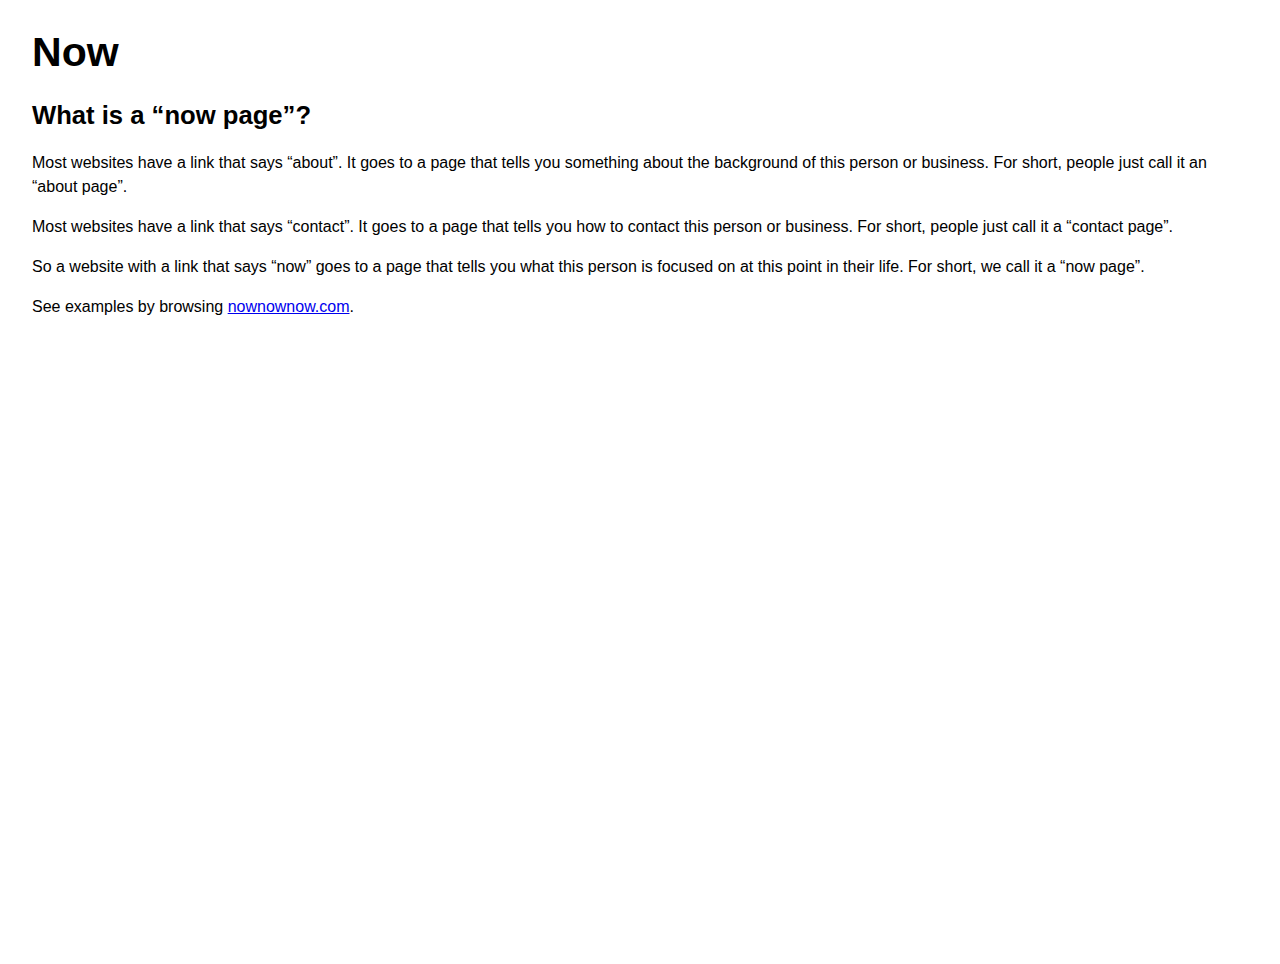
<file: now/index.html>
<!doctype html>

<html lang="en">

  <head>
    <meta charset="utf-8">
    <meta name="viewport" content="width=device-width, initial-scale=1.0" />
    <link rel="stylesheet" href="../css/styles.css">
    <title>Now | Yaoundé Web Design Workshop</title>
  </head>

  <body>
    <header>
      <h1>Now</h1>
    </header>
    <main>
     
      <h2>What is a “now page”?</h2>

      <p>Most websites have a link that says “about”. It goes to a page that tells you something about the background of this person or business. For short, people just call it an “about page”.</p>
      
      <p>Most websites have a link that says “contact”. It goes to a page that tells you how to contact this person or business. For short, people just call it a “contact page”.</p>
      
      <p>So a website with a link that says “now” goes to a page that tells you what this person is focused on at this point in their life. For short, we call it a “now page”.</p>
      
      <p>See examples by browsing <a href="https://nownownow.com/">nownownow.com</a>.</p> 

    </main>

    <footer>

    </footer>
  </body>

</html>
</file>
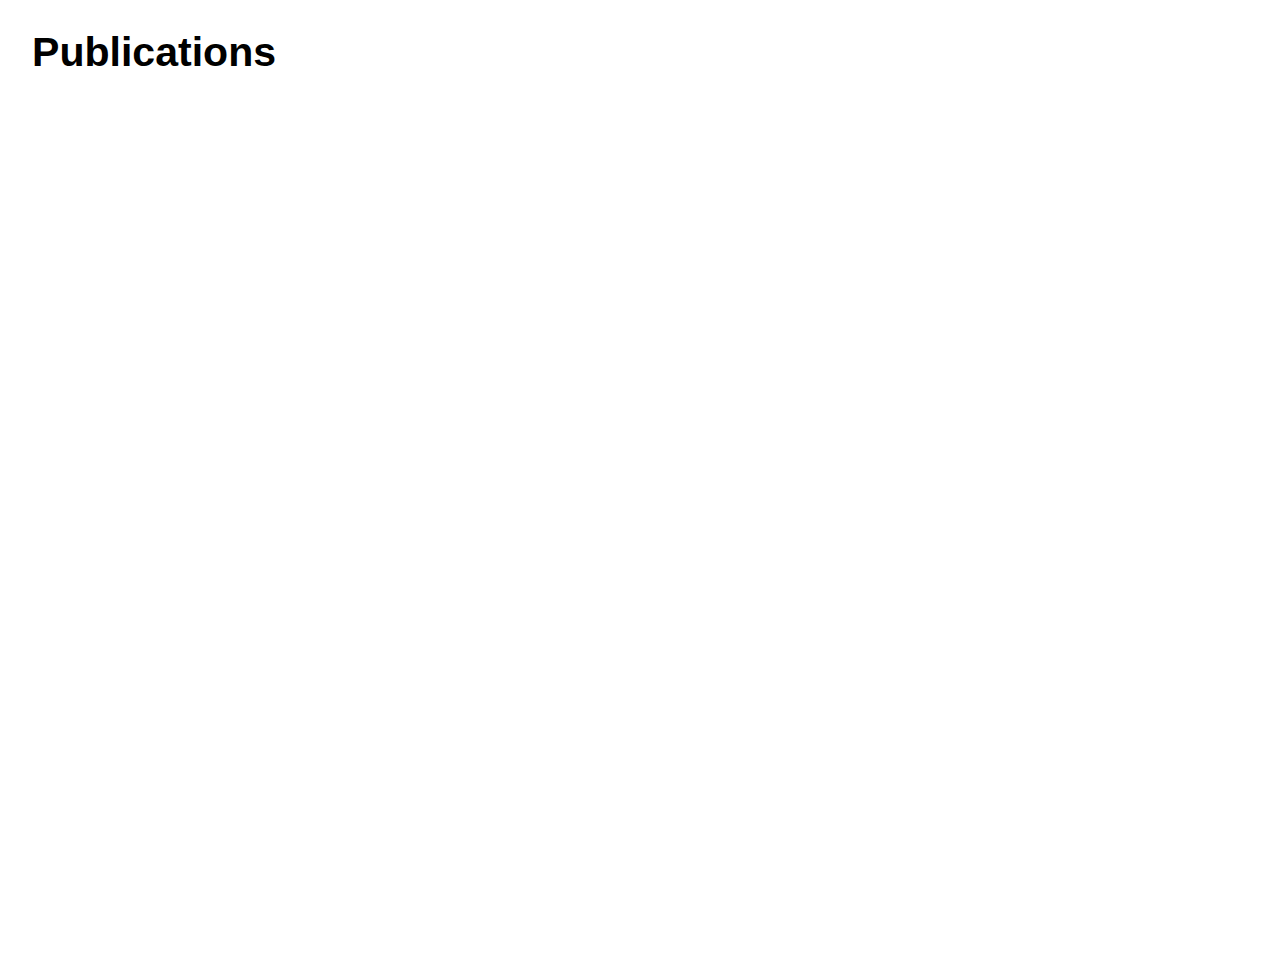
<file: publications/index.html>
<!doctype html>

<html lang="en">

  <head>
    <meta charset="utf-8">
    <meta name="viewport" content="width=device-width, initial-scale=1.0" />
    <link rel="stylesheet" href="../css/styles.css">
    <title>Publications | Yaoundé Web Design Workshop</title>
  </head>

  <body>
    <header>
      <h1>Publications</h1>
    </header>
    <main>
     
      

    </main>

    <footer>

    </footer>
  </body>

</html>
</file>
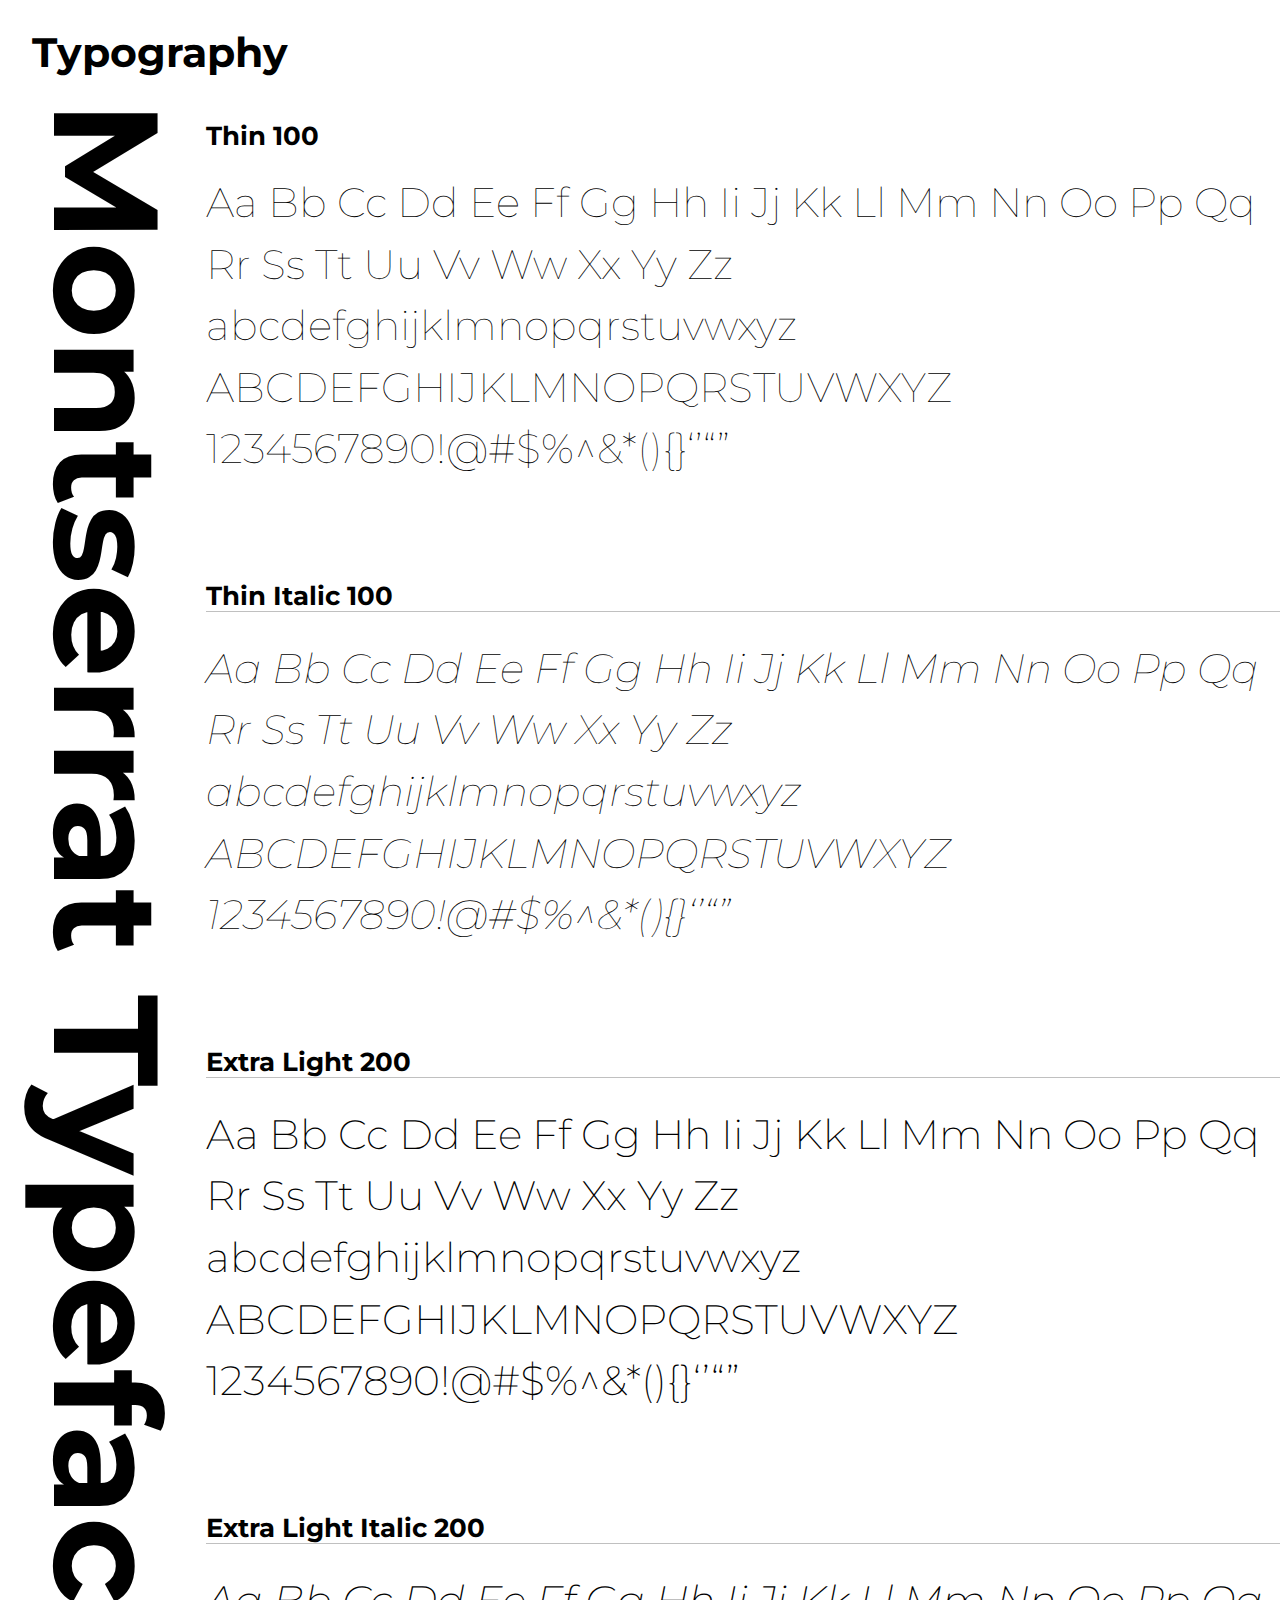
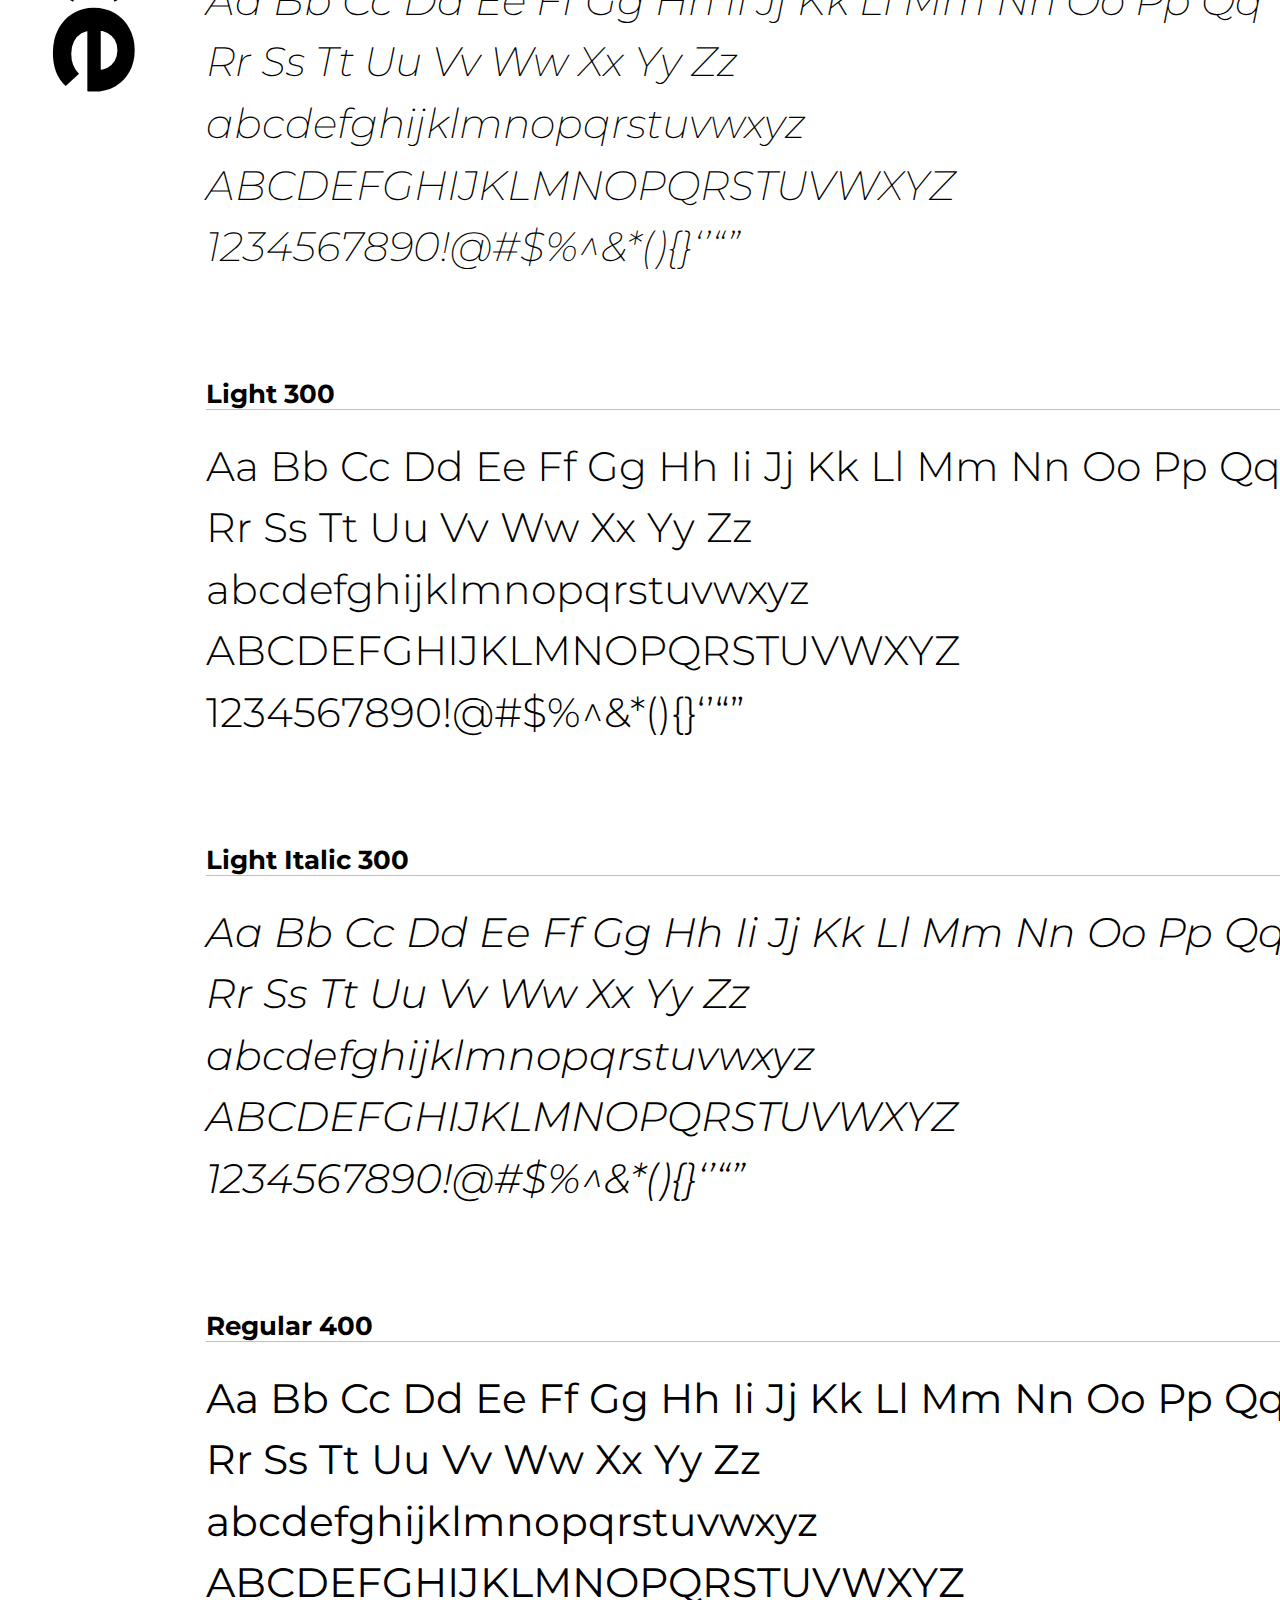
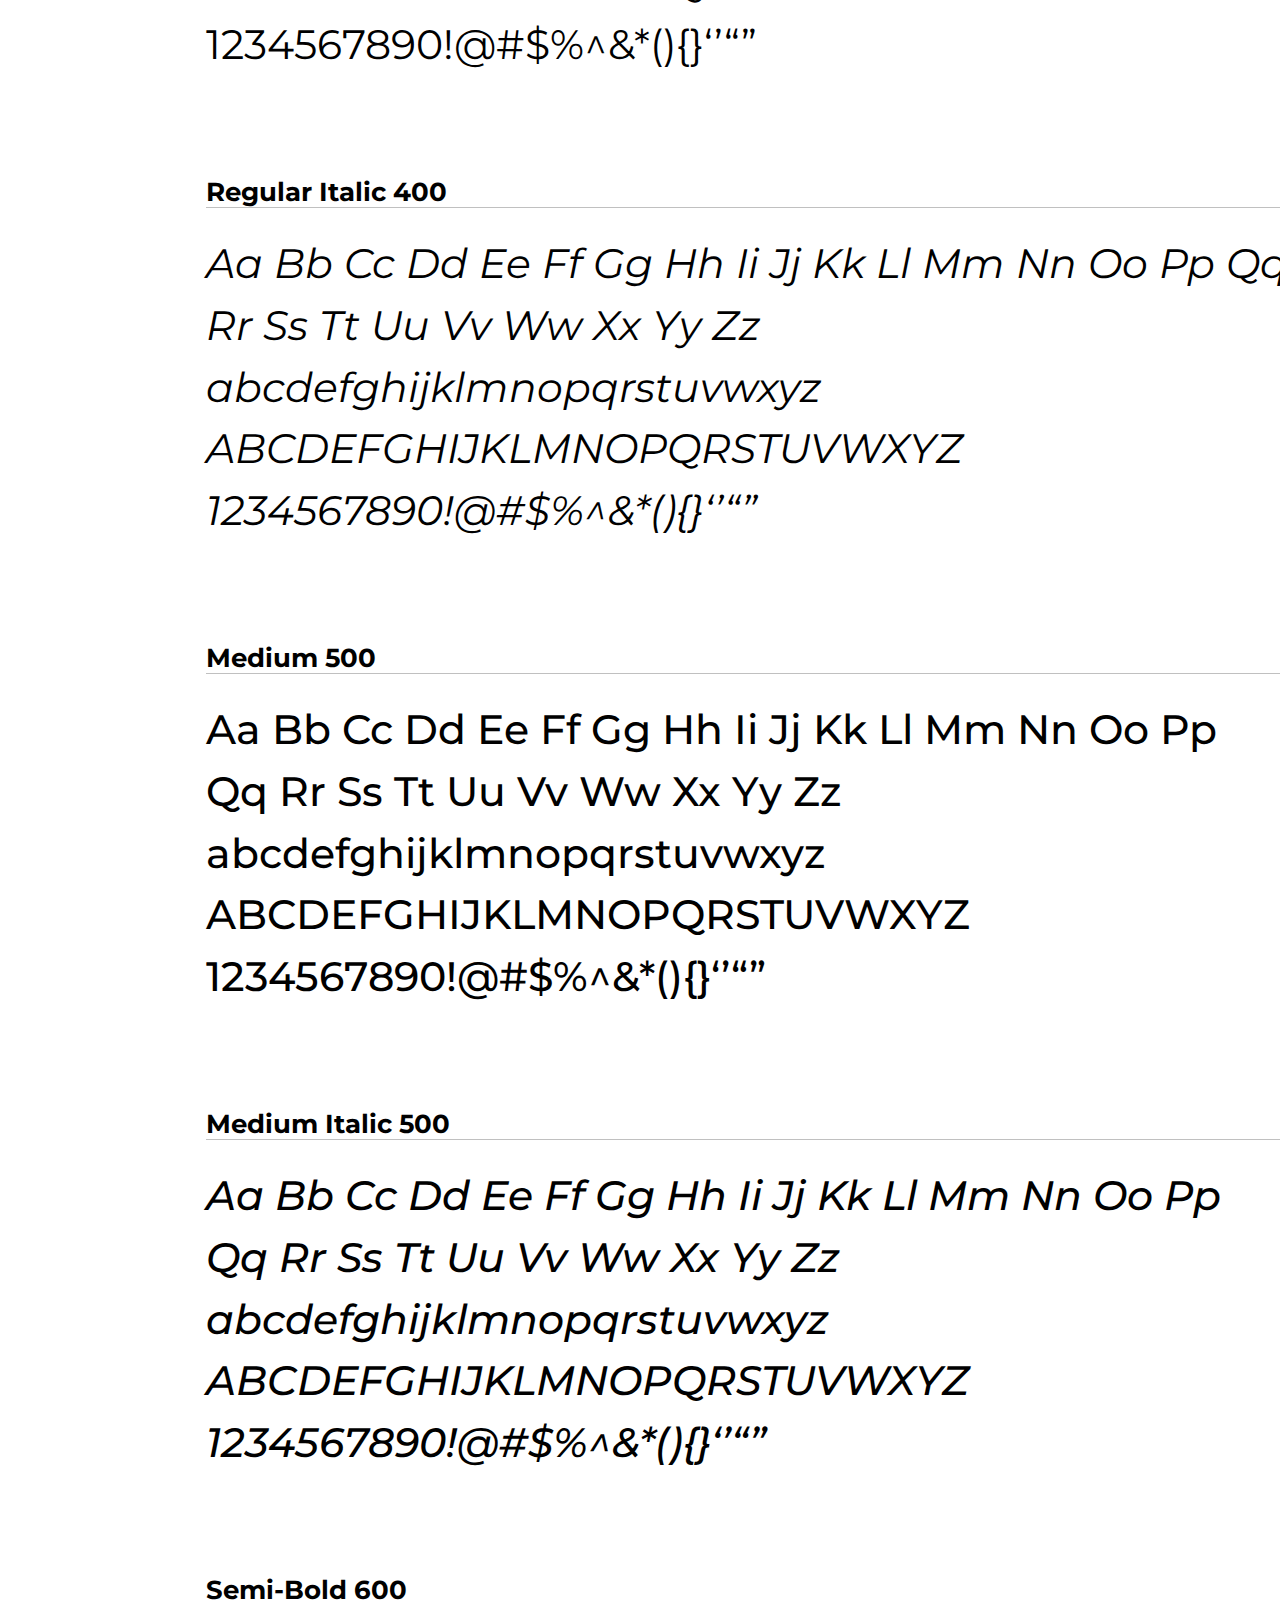
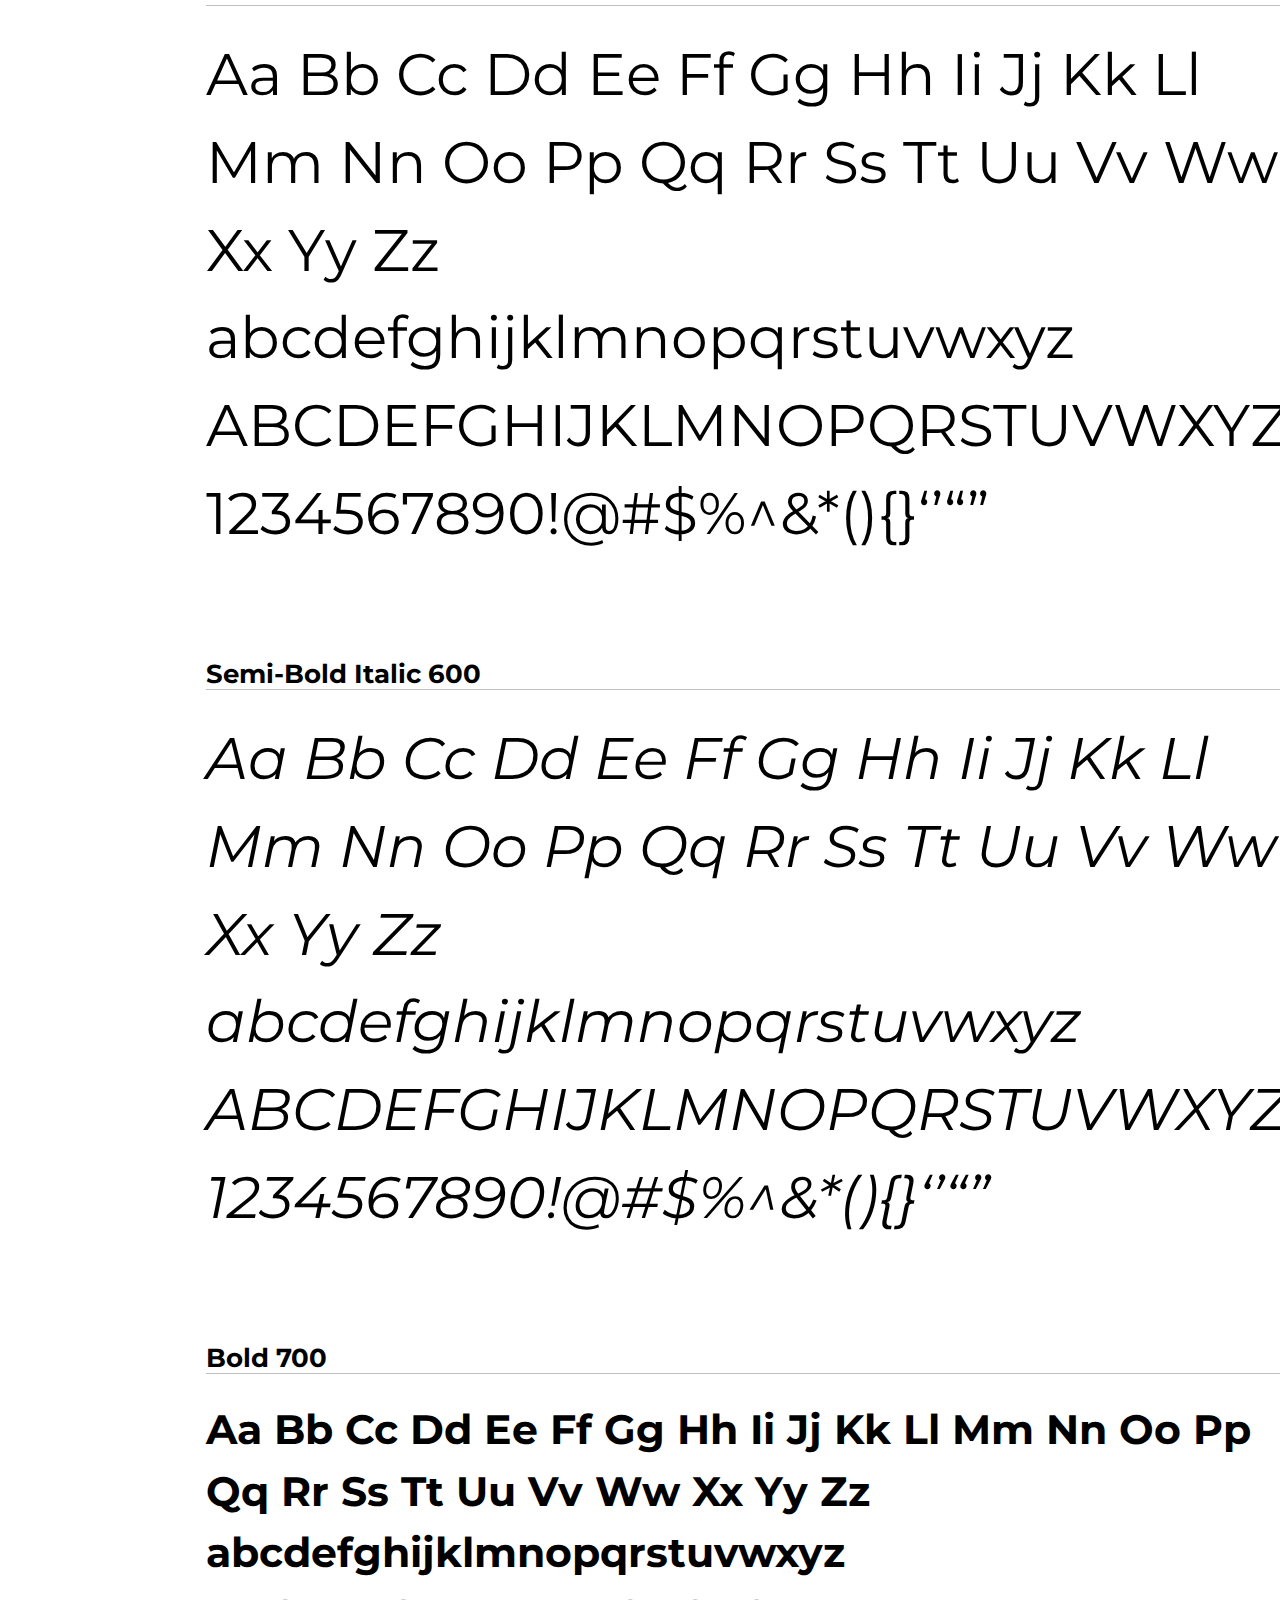
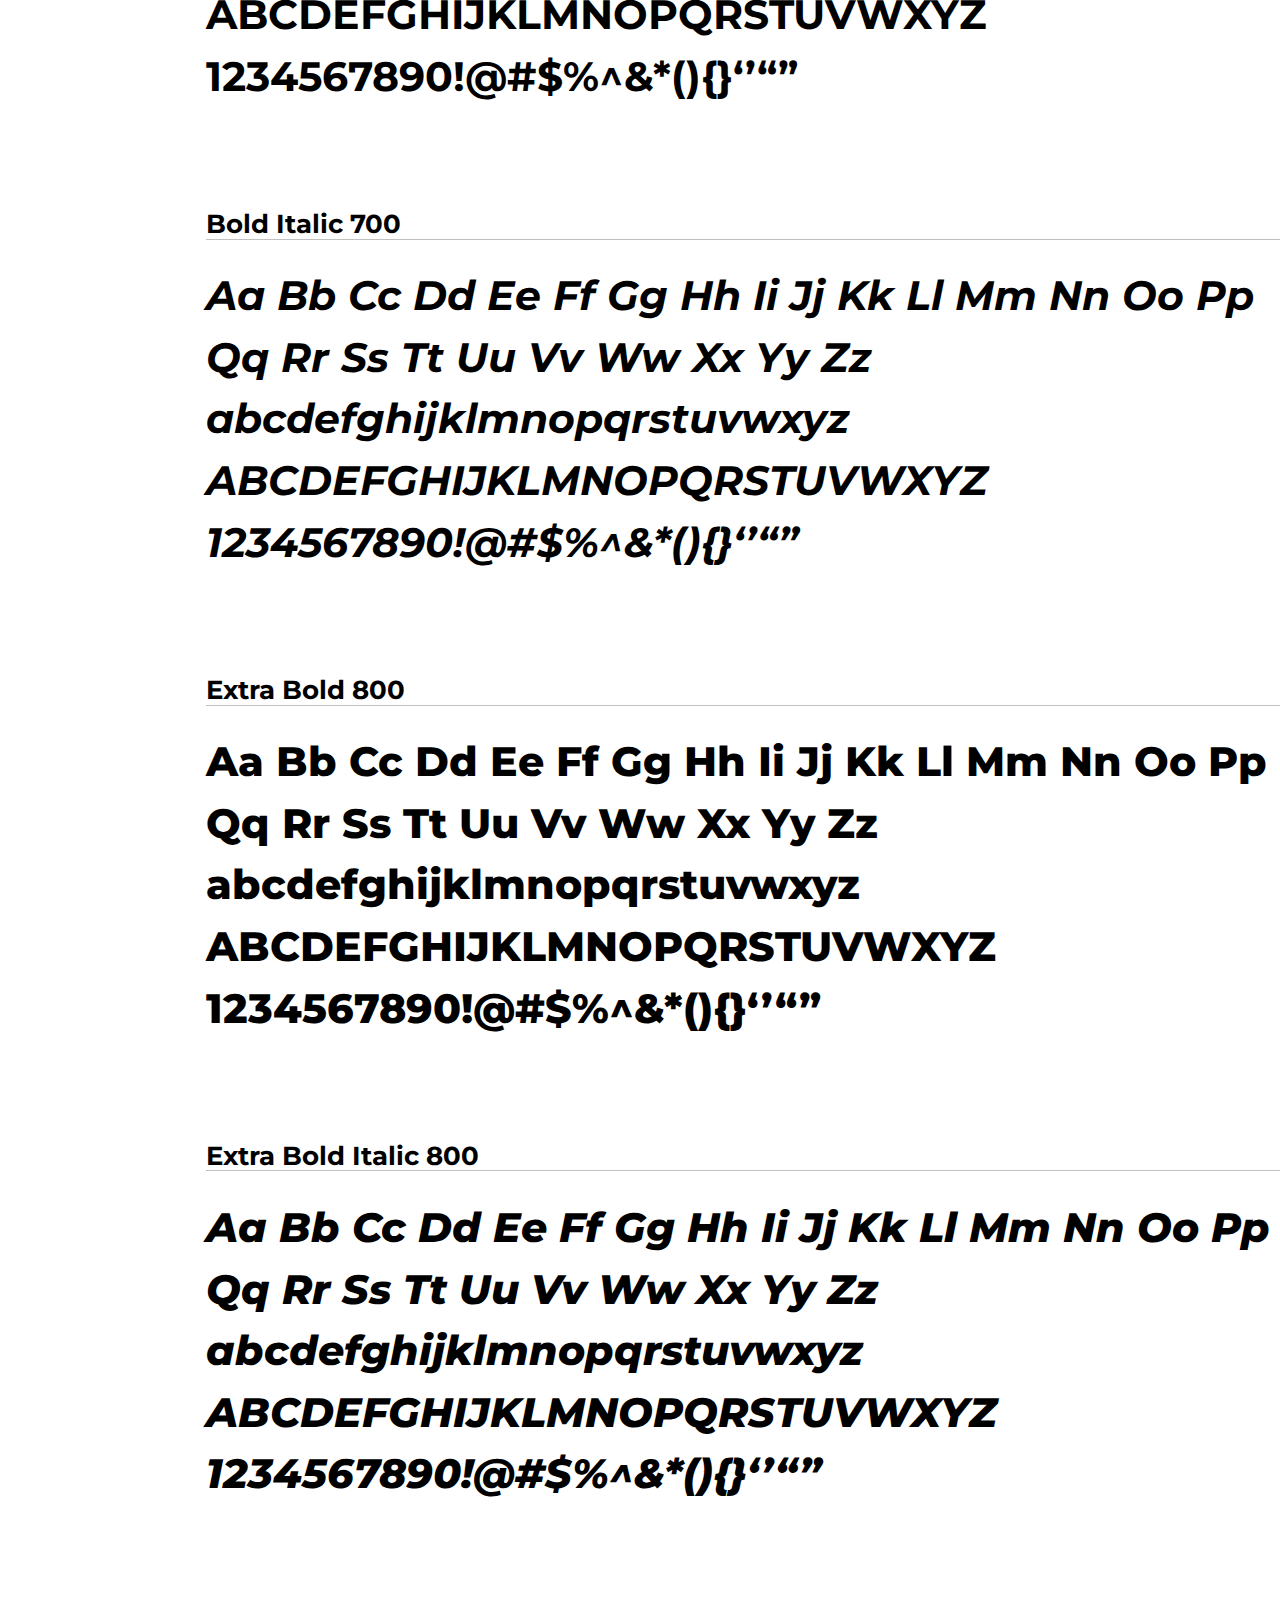
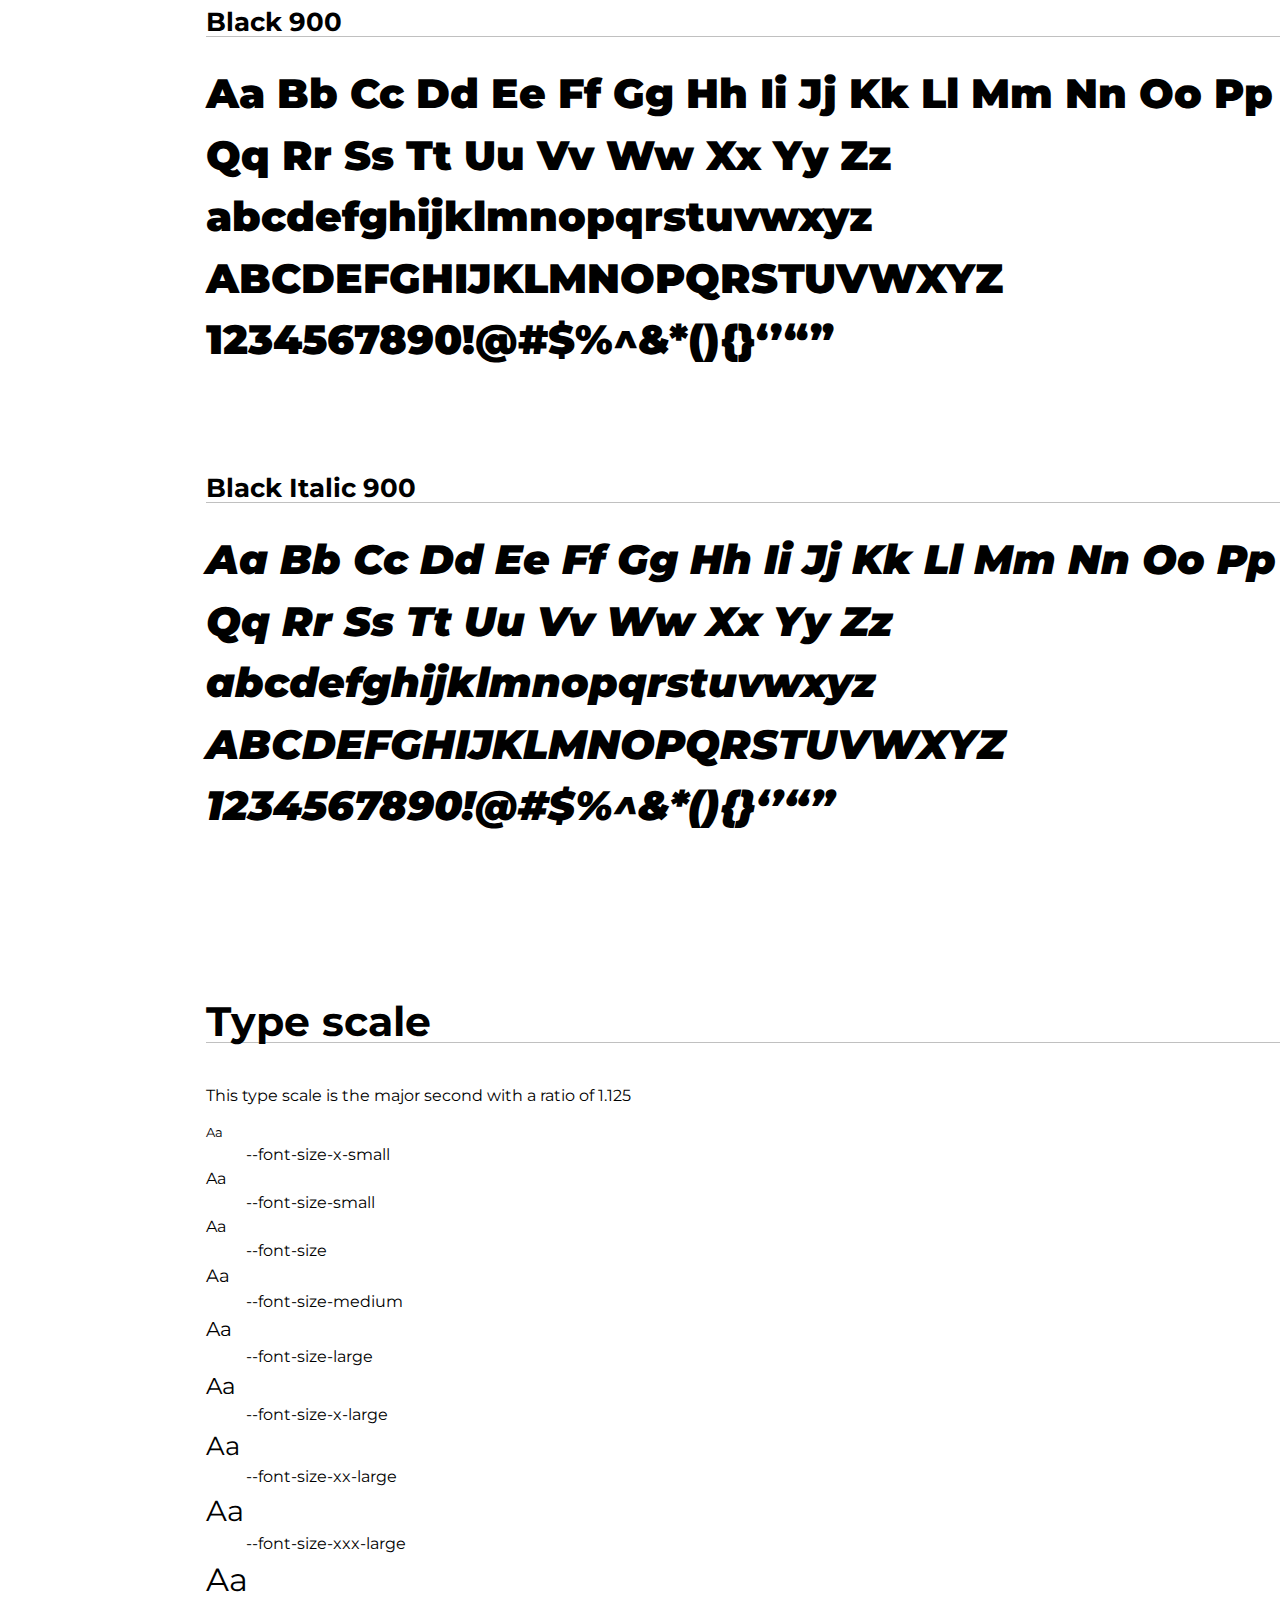
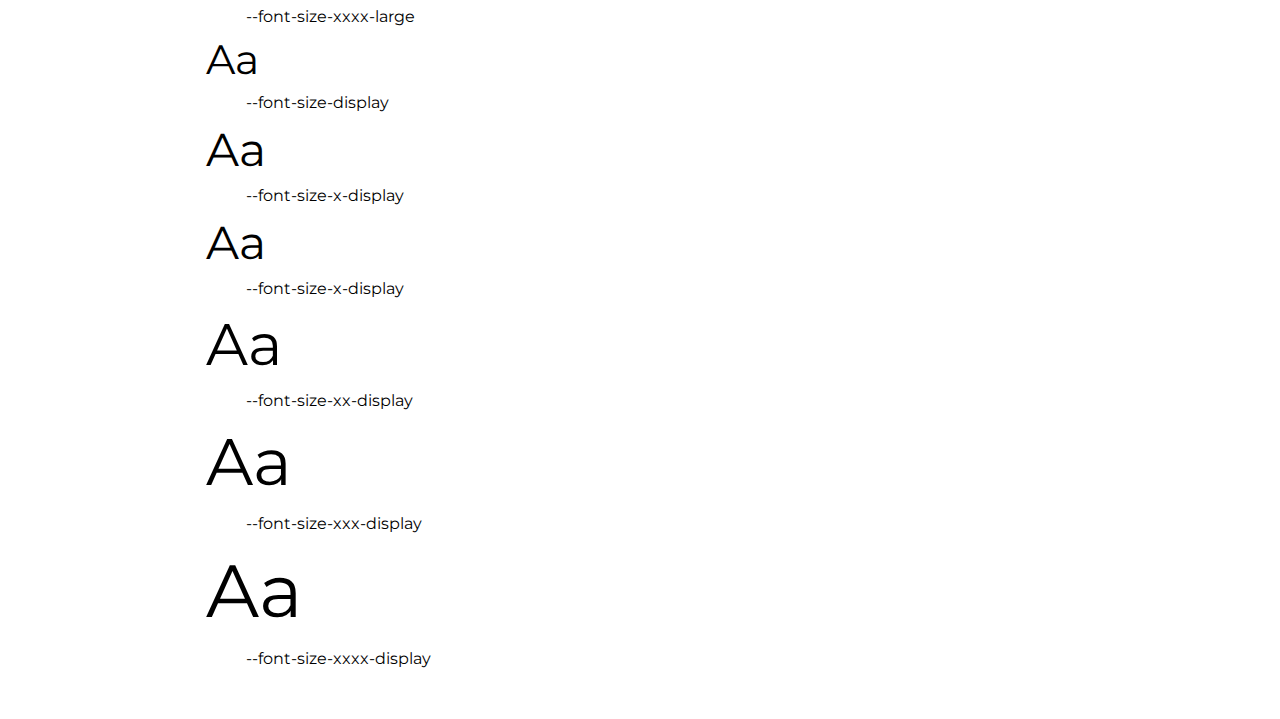
<file: typography/index.html>
<!DOCTYPE html>
<html lang="en">

  <head>
    <title>Typography</title>
    <meta charset="utf-8" />
    <meta name="viewport" content="width=device-width, initial-scale=1.0" />
    <meta name="format-detection" content="telephone=no" />
    <link rel="stylesheet" href="../css/styles.css" />
    
    <style>
      @import url('https://fonts.googleapis.com/css?family=Montserrat:100,100i,200,200i,300,300i,400,400i,500,500i,600,600i,700,700i,800,800i,900,900i&display=swap');

      :root {
        --font-family: 'Montserrat', sans-serif;
      }

      main {
        display: grid;
        column-gap: 2vw;
        grid-template-columns: 2fr 4fr;
        grid-template-areas:
          "type-face ."
          "type-face type-sheet"
          "type-face type-scale";
      }


      .type-face {
        grid-area: type-face;
      
      }

      .type-face h1 {
        font-size: calc(2 * var(--font-size-xxxx-display));
        writing-mode: vertical-rl;
        text-orientation: sideways;
        line-height: 1;
        margin: 0;
        padding: 0;
       
      }

      .type-sheet {
        grid-area: type-sheet;
        font-size: var(--font-size-xx-display);
        overflow-wrap: break-word;
      }

      .type-scale {
        grid-area: type-scale;
      }

      

      h2 ~ h2,
      .type-scale h1 {
        margin: 4em 0 1em 0;
        border-bottom: 1px solid silver;
      }


      ::selection {
        background-color: hotpink;
      }

      .display {
        font-size: var(--font-size-xx-display);
      }

      .thin {
        font-size: var(--font-size-display);
        font-weight: var(--font-weight-thin);
      }

      .extra-light {
        font-size: var(--font-size-display);
        font-weight: var(--font-weight-extra-light);
      }

      .light {
        font-size: var(--font-size-display);
        font-weight: var(--font-weight-light);
      }

      .regular {
        font-size: var(--font-size-display);
        font-weight: var(--font-weight);
      }

      .medium {
        font-size: var(--font-size-display);
        font-weight: var(--font-weight-medium);
      }

      .bold {
        font-size: var(--font-size-display);
        font-weight: var(--font-weight-bold);
      }

      .extra-bold {
        font-size: var(--font-size-display);
        font-weight: var(--font-weight-extra-bold);
      }

      .black {
        font-size: var(--font-size-display);
        font-weight: var(--font-weight-black);
      }

      .italic {
        font-style: italic;
      }

    </style>
  </head>

  <body>
    <header>
      <h1>Typography</h1>
    </header>

    <nav>

    </nav>

    <main>
      <header class="type-face">
        <h1>Montserrat Typeface</h2>
      </header>

      <div class="type-sheet">
        <h2>Thin 100</h2>
        <div class="thin display" contenteditable="true">Aa Bb Cc Dd Ee Ff Gg Hh
          Ii Jj Kk Ll Mm Nn Oo Pp Qq Rr Ss Tt Uu Vv Ww Xx Yy Zz</div>
        <div class="thin" contenteditable="true">abcdefghijklmnopqrstuvwxyz
        </div>
        <div class="thin" contenteditable="true">ABCDEFGHIJKLMNOPQRSTUVWXYZ
        </div>
        <div class="thin" contenteditable="true">1234567890!@#$%^&*(){}‘’“”
        </div>

        <h2>Thin Italic 100</h2>
        <div class="thin italic display" contenteditable="true">Aa Bb Cc Dd Ee
          Ff Gg Hh Ii Jj Kk Ll Mm Nn Oo Pp Qq Rr Ss Tt Uu Vv Ww Xx Yy Zz</div>
        <div class="thin italic" contenteditable="true">
          abcdefghijklmnopqrstuvwxyz</div>
        <div class="thin italic" contenteditable="true">
          ABCDEFGHIJKLMNOPQRSTUVWXYZ</div>
        <div class="thin italic" contenteditable="true">
          1234567890!@#$%^&*(){}‘’“”</div>

        <h2>Extra Light 200</h2>
        <div class="extra-light display" contenteditable="true">Aa Bb Cc Dd Ee
          Ff Gg Hh Ii Jj Kk Ll Mm Nn Oo Pp Qq Rr Ss Tt Uu Vv Ww Xx Yy Zz</div>
        <div class="extra-light" contenteditable="true">
          abcdefghijklmnopqrstuvwxyz</div>
        <div class="extra-light" contenteditable="true">
          ABCDEFGHIJKLMNOPQRSTUVWXYZ</div>
        <div class="extra-light" contenteditable="true">
          1234567890!@#$%^&*(){}‘’“”</div>

        <h2>Extra Light Italic 200</h2>
        <div class="extra-light italic display" contenteditable="true">Aa Bb Cc
          Dd Ee Ff Gg Hh Ii Jj Kk Ll Mm Nn Oo Pp Qq Rr Ss Tt Uu Vv Ww Xx Yy Zz
        </div>
        <div class="extra-light italic" contenteditable="true">
          abcdefghijklmnopqrstuvwxyz</div>
        <div class="extra-light italic" contenteditable="true">
          ABCDEFGHIJKLMNOPQRSTUVWXYZ</div>
        <div class="extra-light italic" contenteditable="true">
          1234567890!@#$%^&*(){}‘’“”</div>

        <h2>Light 300</h2>
        <div class="light display" contenteditable="true">Aa Bb Cc Dd Ee Ff Gg
          Hh Ii Jj Kk Ll Mm Nn Oo Pp Qq Rr Ss Tt Uu Vv Ww Xx Yy Zz</div>
        <div class="light" contenteditable="true">abcdefghijklmnopqrstuvwxyz
        </div>
        <div class="light" contenteditable="true">ABCDEFGHIJKLMNOPQRSTUVWXYZ
        </div>
        <div class="light" contenteditable="true">1234567890!@#$%^&*(){}‘’“”
        </div>
        <h2>Light Italic 300</h2>
        <div class="light italic display" contenteditable="true">Aa Bb Cc Dd Ee
          Ff Gg Hh Ii Jj Kk Ll Mm Nn Oo Pp Qq Rr Ss Tt Uu Vv Ww Xx Yy Zz</div>
        <div class="light italic" contenteditable="true">
          abcdefghijklmnopqrstuvwxyz</div>
        <div class="light italic" contenteditable="true">
          ABCDEFGHIJKLMNOPQRSTUVWXYZ</div>
        <div class="light italic" contenteditable="true">
          1234567890!@#$%^&*(){}‘’“”</div>
        <h2>Regular 400</h2>
        <div class="regular display" contenteditable="true">Aa Bb Cc Dd Ee Ff Gg
          Hh Ii Jj Kk Ll Mm Nn Oo Pp Qq Rr Ss Tt Uu Vv Ww Xx Yy Zz</div>
        <div class="regular" contenteditable="true">abcdefghijklmnopqrstuvwxyz
        </div>
        <div class="regular" contenteditable="true">ABCDEFGHIJKLMNOPQRSTUVWXYZ
        </div>
        <div class="regular" contenteditable="true">1234567890!@#$%^&*(){}‘’“”
        </div>
        <h2>Regular Italic 400</h2>
        <div class="regular italic display" contenteditable="true">Aa Bb Cc Dd
          Ee Ff Gg Hh Ii Jj Kk Ll Mm Nn Oo Pp Qq Rr Ss Tt Uu Vv Ww Xx Yy Zz
        </div>
        <div class="regular italic" contenteditable="true">
          abcdefghijklmnopqrstuvwxyz</div>
        <div class="regular italic" contenteditable="true">
          ABCDEFGHIJKLMNOPQRSTUVWXYZ</div>
        <div class="regular italic" contenteditable="true">
          1234567890!@#$%^&*(){}‘’“”</div>

        <h2>Medium 500</h2>
        <div class="medium display" contenteditable="true">Aa Bb Cc Dd Ee Ff Gg
          Hh Ii Jj Kk Ll Mm Nn Oo Pp Qq Rr Ss Tt Uu Vv Ww Xx Yy Zz</div>
        <div class="medium" contenteditable="true">abcdefghijklmnopqrstuvwxyz
        </div>
        <div class="medium" contenteditable="true">ABCDEFGHIJKLMNOPQRSTUVWXYZ
        </div>
        <div class="medium" contenteditable="true">1234567890!@#$%^&*(){}‘’“”
        </div>
        <h2>Medium Italic 500</h2>
        <div class="medium italic display" contenteditable="true">Aa Bb Cc Dd Ee
          Ff Gg Hh Ii Jj Kk Ll Mm Nn Oo Pp Qq Rr Ss Tt Uu Vv Ww Xx Yy Zz</div>
        <div class="medium italic" contenteditable="true">
          abcdefghijklmnopqrstuvwxyz</div>
        <div class="medium italic" contenteditable="true">
          ABCDEFGHIJKLMNOPQRSTUVWXYZ</div>
        <div class="medium italic" contenteditable="true">
          1234567890!@#$%^&*(){}‘’“”</div>

        <h2>Semi-Bold 600</h2>
        <div class="semi-bold display" contenteditable="true">Aa Bb Cc Dd Ee Ff
          Gg Hh Ii Jj Kk Ll Mm Nn Oo Pp Qq Rr Ss Tt Uu Vv Ww Xx Yy Zz</div>
        <div class="semi-bold" contenteditable="true">abcdefghijklmnopqrstuvwxyz
        </div>
        <div class="semi-bold" contenteditable="true">ABCDEFGHIJKLMNOPQRSTUVWXYZ
        </div>
        <div class="semi-bold" contenteditable="true">1234567890!@#$%^&*(){}‘’“”
        </div>
        <h2>Semi-Bold Italic 600</h2>
        <div class="semi-bold italic display" contenteditable="true">Aa Bb Cc Dd
          Ee Ff Gg Hh Ii Jj Kk Ll Mm Nn Oo Pp Qq Rr Ss Tt Uu Vv Ww Xx Yy Zz
        </div>
        <div class="semi-bold italic" contenteditable="true">
          abcdefghijklmnopqrstuvwxyz</div>
        <div class="semi-bold italic" contenteditable="true">
          ABCDEFGHIJKLMNOPQRSTUVWXYZ</div>
        <div class="semi-bold italic" contenteditable="true">
          1234567890!@#$%^&*(){}‘’“”</div>

        <h2>Bold 700</h2>
        <div class="bold display" contenteditable="true">Aa Bb Cc Dd Ee Ff Gg Hh
          Ii Jj Kk Ll Mm Nn Oo Pp Qq Rr Ss Tt Uu Vv Ww Xx Yy Zz</div>
        <div class="bold" contenteditable="true">abcdefghijklmnopqrstuvwxyz
        </div>
        <div class="bold" contenteditable="true">ABCDEFGHIJKLMNOPQRSTUVWXYZ
        </div>
        <div class="bold" contenteditable="true">1234567890!@#$%^&*(){}‘’“”
        </div>
        <h2>Bold Italic 700</h2>
        <div class="bold italic display" contenteditable="true">Aa Bb Cc Dd Ee
          Ff Gg Hh Ii Jj Kk Ll Mm Nn Oo Pp Qq Rr Ss Tt Uu Vv Ww Xx Yy Zz</div>
        <div class="bold italic" contenteditable="true">
          abcdefghijklmnopqrstuvwxyz</div>
        <div class="bold italic" contenteditable="true">
          ABCDEFGHIJKLMNOPQRSTUVWXYZ</div>
        <div class="bold italic" contenteditable="true">
          1234567890!@#$%^&*(){}‘’“”</div>

        <h2>Extra Bold 800</h2>
        <div class="extra-bold display" contenteditable="true">Aa Bb Cc Dd Ee Ff
          Gg Hh Ii Jj Kk Ll Mm Nn Oo Pp Qq Rr Ss Tt Uu Vv Ww Xx Yy Zz</div>
        <div class="extra-bold" contenteditable="true">
          abcdefghijklmnopqrstuvwxyz</div>
        <div class="extra-bold" contenteditable="true">
          ABCDEFGHIJKLMNOPQRSTUVWXYZ</div>
        <div class="extra-bold" contenteditable="true">
          1234567890!@#$%^&*(){}‘’“”</div>
        <h2>Extra Bold Italic 800</h2>
        <div class="extra-bold italic display" contenteditable="true">Aa Bb Cc
          Dd Ee Ff Gg Hh Ii Jj Kk Ll Mm Nn Oo Pp Qq Rr Ss Tt Uu Vv Ww Xx Yy Zz
        </div>
        <div class="extra-bold italic" contenteditable="true">
          abcdefghijklmnopqrstuvwxyz</div>
        <div class="extra-bold italic" contenteditable="true">
          ABCDEFGHIJKLMNOPQRSTUVWXYZ</div>
        <div class="extra-bold italic" contenteditable="true">
          1234567890!@#$%^&*(){}‘’“”</div>
        <h2>Black 900</h2>
        <div class="black display" contenteditable="true">Aa Bb Cc Dd Ee Ff Gg
          Hh Ii Jj Kk Ll Mm Nn Oo Pp Qq Rr Ss Tt Uu Vv Ww Xx Yy Zz</div>
        <div class="black" contenteditable="true">abcdefghijklmnopqrstuvwxyz
        </div>
        <div class="black" contenteditable="true">ABCDEFGHIJKLMNOPQRSTUVWXYZ
        </div>
        <div class="black" contenteditable="true">1234567890!@#$%^&*(){}‘’“”
        </div>
        <h2>Black Italic 900</h2>
        <div class="black italic display" contenteditable="true">Aa Bb Cc Dd Ee
          Ff Gg Hh Ii Jj Kk Ll Mm Nn Oo Pp Qq Rr Ss Tt Uu Vv Ww Xx Yy Zz</div>

        <div class="black italic" contenteditable="true">
          abcdefghijklmnopqrstuvwxyz</div>
        <div class="black italic" contenteditable="true">
          ABCDEFGHIJKLMNOPQRSTUVWXYZ</div>
        <div class="black italic" contenteditable="true">
          1234567890!@#$%^&*(){}‘’“”</div>

      </div>

      <div class="type-scale">
        <h1>Type scale</h1>
        <p>This type scale is the major second with a ratio of 1.125</p>

        <dl>
          <dt style="font-size: var(--font-size-x-small);">Aa</dt>
          <dd>--font-size-x-small</dd>

          <dt style="font-size: var(-font-size-small);">Aa</dt>
          <dd>--font-size-small</dd>

          <dt style="font-size: var(--font-size);">Aa</dt>
          <dd>--font-size</dd>

          <dt style="font-size: var(--font-size-medium);">Aa</dt>
          <dd>--font-size-medium</dd>

          <dt style="font-size: var(--font-size-large);">Aa</dt>
          <dd>--font-size-large</dd>

          <dt style="font-size: var(--font-size-x-large);">Aa</dt>
          <dd>--font-size-x-large</dd>

          <dt style="font-size: var(--font-size-xx-large);">Aa</dt>
          <dd>--font-size-xx-large</dd>

          <dt style="font-size: var(--font-size-xxx-large);">Aa</dt>
          <dd>--font-size-xxx-large</dd>

          <dt style="font-size: var(--font-size-xxxx-large);">Aa</dt>
          <dd>--font-size-xxxx-large</dd>

          <dt style="font-size: var(--font-size-display);">Aa</dt>
          <dd>--font-size-display</dd>

          <dt style="font-size: var(--font-size-x-display);">Aa</dt>
          <dd>--font-size-x-display</dd>

          <dt style="font-size: var(--font-size-x-display);">Aa</dt>
          <dd>--font-size-x-display</dd>

          <dt style="font-size: var(--font-size-xx-display);">Aa</dt>
          <dd>--font-size-xx-display</dd>

          <dt style="font-size: var(--font-size-xxx-display);">Aa</dt>
          <dd>--font-size-xxx-display</dd>

          <dt style="font-size: var(--font-size-xxxx-display);">Aa</dt>
          <dd>--font-size-xxxx-display</dd>
        </dl>
      </div>

    </main>

    <aside>

    </aside>
    <footer>

    </footer>
  </body>

</html>
</file>
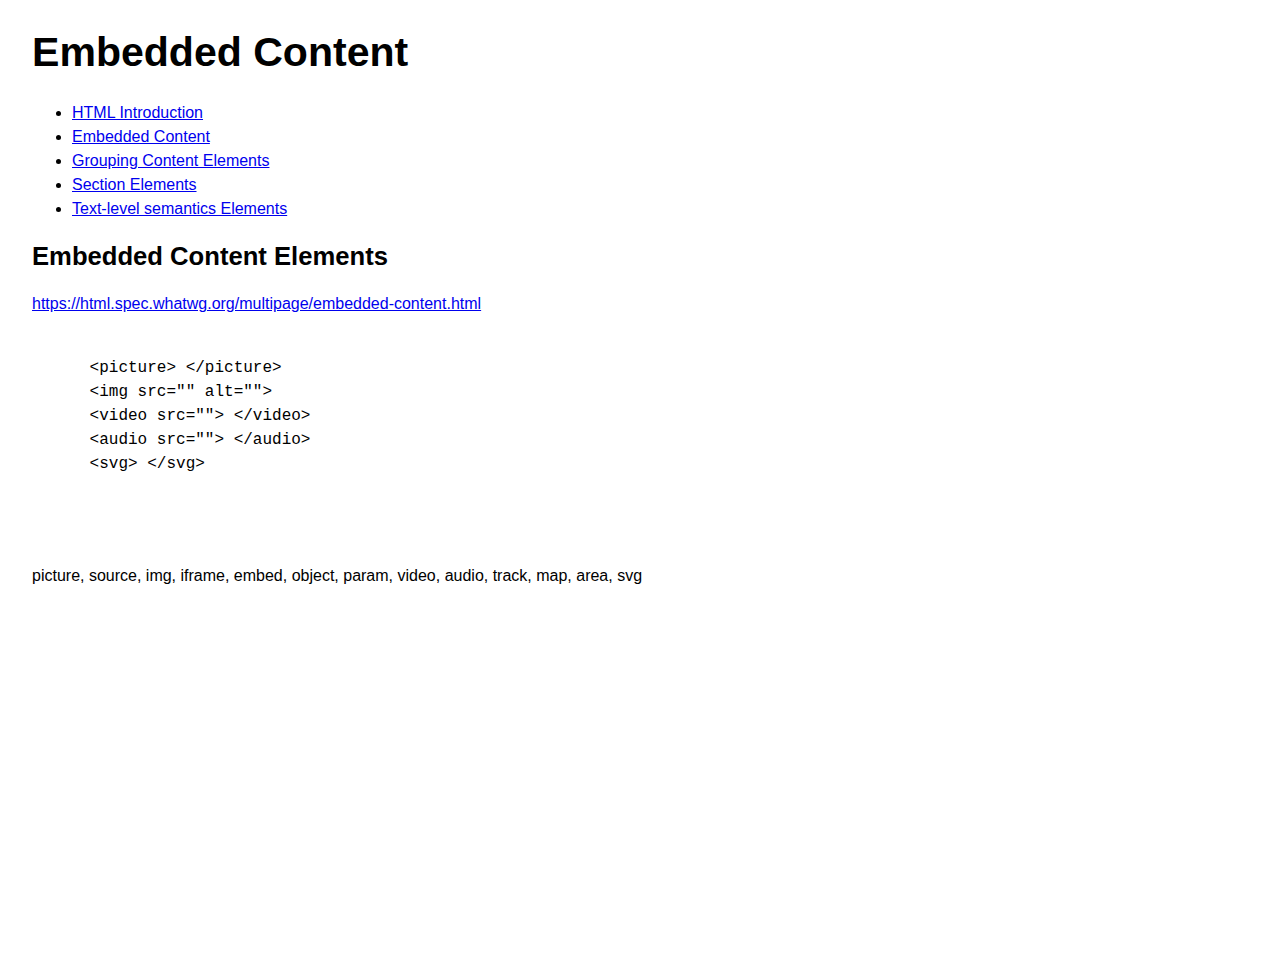
<file: html/embedded.html>
<!DOCTYPE html>
<html lang="en">

  <head>
    <title>Embedded Content</title>
    <meta charset="utf-8" />
    <meta name="viewport" content="width=device-width, initial-scale=1.0" />
    <meta name="format-detection" content="telephone=no" />
    <link rel="stylesheet" href="../css/styles.css" />


  </head>

  <body>
    <header>
      <h1>Embedded Content</h1>
    </header>

    <nav>
      <ul>
        <li><a href="index.html">HTML Introduction</a></li>
        <li><a href="embedded.html">Embedded Content</a></li>
        <li><a href="grouping.html">Grouping Content Elements</a></li>
        <li><a href="sections.html">Section Elements</a></li>
        <li><a href="text.html">Text-level semantics Elements</a> </li>

      </ul>
    </nav>

    <main>
     
        <h2>Embedded Content Elements</h2>
      <p><a
          href="https://html.spec.whatwg.org/multipage/embedded-content.html">https://html.spec.whatwg.org/multipage/embedded-content.html</a>
      </p>


      <pre><code>
      &lt;picture&gt; &lt;/picture&gt;
      &lt;img src="" alt=""&gt;
      &lt;video src=""&gt; &lt;/video&gt;
      &lt;audio src=""&gt; &lt;/audio&gt;
      &lt;svg&gt; &lt;/svg&gt;


      </code></pre>

      <p>picture, source, img, iframe, embed, object, param, video, audio,
        track, map, area, svg</p>

    </main>

    <aside>

    </aside>

    <footer>

    </footer>


  </body>

</html>
</file>
<file: css/styles.css>
:root {
  --color-blue: #00a6e3;
  --color-lilac: #e8e8e8;
  --color-electric-blue: #0096db;
  --color-concord: #7d7d7d;
  --color-tangerine: #ffd100;
  --color-dark-pastel-green: #00bd30;
  --color-reno-sand: #a6660f;
  --color-golden-yellow: #ffde00;
  --color-black: #000;
  --color-black-90: #1a1a1a;
  --color-black-80: #333;
  --color-black-70: #4d4d4d;
  --color-black-60: #666;
  --color-black-50: #808080;
  --color-black-40: #999;
  --color-black-30: #b3b3b3;
  --color-black-20: #ccc;
  --color-black-10: #e6e6e6;
  --color-white: #fff;
  --color-tropical-rain-forest: #007a5e;
  --color-lava: #ce1126;
  --color-candlelight: #fcd116;
  --color-cadmium-red: #de001a;
  --color-punga: #533910;
  --color-chilean-fire: #fd7600;
  --color-fern: #5a7f00;
  --color-apple-green: #83b500;
  --color-utah-crimson: #cd0047;
  --color-mine-shaft: #333333;
  --color-celeste: #b8f7ff;
  --color-denim: #3066b3;
  --color-navy: #000570;
  --color-porsche: #e09e57;
  --color-cinnamon: #754000;
  --color-turtle-green: #2b4000;
  --color-hooker-green: #477369;
  --color-chelsea-cucumber: #8fb054;
  --color-marzipan: #f5db99;
  --color-gin-fizz: #f7edc9;
  --color-verdun-green: #404a00;
  --color-buttered-rum: #997d00;
  --color-hot-toddy: #b37500;
  --color-burnt-maroon: #450503;
  --color-red-beech: #7d2e00;
  --color-burnt-orange: #cc5203;
  --color-crayon-orange: #ff6926;
  --color-my-sin: #ffa84d;
  --color-dandelion: #ffd95e;
  --color-kournikova: #ffe870;
  --color-karry: #ffebd4;
  --color-yourpink: #ffc4b8;
  --color-brandy-rose: #b89187;
  --color-hot-pink: #ff70bd;
  --color-fuchsia: #c95ebd;
  --color-finn: #5e2b57;
  --color-cocoa-brown: #2b171f;
  --color-cerulean: #009ede;
  --color-deep-sky-blue: #00d1ff;
  --color-pattens-blue: #def7fa;
  --color-silk: #c1b3a7;
  --color-zorba: #a89d91;
  --color-saddle: #5f4d47;
  --color-celery: #b6cb5e;
  --color-dell: #496538;
  --color-muddy-waters: #ad7a52;
  --color-fawn: #e1ac6e;
  --color-sandrift: #ab8979;
  --color-celestial-blue: #4591de;
  --color-maya-blue: #6dbef7;
  --color-picton-blue: #5aa7de;
  --color-waikawa-gray: #65748e;
  --color-perfume: #beabdd;
  --color-hippie-pink: #a94358;
  --color-lavender-pink: #fdb2cd;
  --color-azalea: #fbc0c1;
  --font-family: Helvetica, Arial, sans-serif;
  --font-family-alt: "Nunito", Helvetica, Arial, sans-serif;
  --font-family-display: --font-family;
  --font-family-system: -apple-system, BlinkMacSystemFont, "helvetica neue",
    helvetica, Ubuntu, roboto, noto, segoe ui, arial, sans-serif;
  --font-family-mono: Menlo, Consolas, Monaco, "Liberation Mono",
    "Lucida Console", monospace;
  --font-weight-thin: 100;
  --font-weight-extra-light: 200;
  --font-weight-light: 300;
  --font-weight: 400;
  --font-weight-medium: 500;
  --font-weight-semi-bold: 600;
  --font-weight-bold: 700;
  --font-weight-extra-bold: 800;
  --font-weight-black: 900;
  --text-scale-ratio: 1.125;
  --font-size-xxxx-display: 4.624rem;
  --font-size-xxx-display: 4.11rem;
  --font-size-xx-display: 3.653rem;
  --font-size-x-display: 2.887rem;
  --font-size-display: 2.566rem;
  --font-size-xxxx-large: 2.027rem;
  --font-size-xxx-large: 1.802rem;
  --font-size-xx-large: 1.602rem;
  --font-size-x-large: 1.424rem;
  --font-size-large: 1.266rem;
  --font-size-medium: 1.125rem;
  --font-size: 1rem;
  --font-size-small: 0.889rem;
  --font-size-x-small: 0.79rem;
  --line-height-text: 1.5;
  --line-height-display: 1.125;
  --line-height-alt: 1.25;
  --line-height: 1;
  --border-radius-x-small: 0.25rem;
  --border-radius-small: 0.5rem;
  --border-radius-medium: 0.75rem;
  --border-radius-large: 1rem;
  --border-radius-circle: 50%;
  --border-width-hairline: 1px;
  --border-width-thin: 2px;
  --border-width-thick: 4px;
  --border: var(--border-width-hairline) solid var(--blue);
  --border-thick-gold: var(--border-width-thick) solid var(--gold);
  --max-width: 90rem;
  --min-width: 60rem;
  --spacing-x-small: 0.25rem;
  --spacing-small: 0.5rem;
  --spacing: 0.75rem;
  --spacing-medium: 1rem;
  --spacing-large: 1.5rem;
  --spacing-xx-small: 0.125rem;
  --spacing-x-large: 2rem;
  --spacing-xx-large: 3rem;
  --bp-x-small: 18.75em;
  --bp-small: 30em;
  --bp-medium: 48em;
  --bp-large: 64em;
  --bp-x-large: 75em;
  --bp-xx-large: 87.5rem;
}

*,
*::before,
*::after {
  box-sizing: border-box;
}

body {
  color: var(--black-80);
  font-family: var(--font-family);
  font-size: var(--font-size);
  line-height: var(--line-height-text);
  margin: var(--spacing-x-large);
  max-width: var(--max-width);
  min-height: 100vh;
  scroll-behavior: smooth;
  text-rendering: optimizeSpeed;
}

article > * + * {
  margin-top: 1em;
}

h1,
h2,
h3,
h4,
h5,
h6 {
  font-weight: var(--font-weight-bold);
}

h1,
.h1 {
  font-size: var(--font-size-display);
  line-height: var(--line-height);
}

h2,
.h2 {
  font-size: var(--font-size-xx-large);
  line-height: var(--line-height-display);
}

h3,
.h3 {
  font-size: var(--font-size-large);
  line-height: var(--line-height-display);
}

h4,
.h4 {
  font-size: var(--font-size-medium);
}

h5,
.h5 {
  font-size: var(--font-size);
}

h6,
.h6 {
  font-size: var(--font-size-small);
}

::-moz-selection {
  background: var(--lightest-blue);
  text-shadow: none;
}

::selection {
  background: var(--lightest-blue);
  text-shadow: none;
}

small,
.small,
.legal {
  font-size: var(--font-size-x-small);
}

code {
  font-family: var(--font-family-mono);
}

hr {
  display: block;
  height: 1px;
  border: 0;
  border-top: 1px solid var(--black-10);
  margin: 1em 0;
  padding: 0;
}

ul[class],
ol[class] {
  list-style: none;
  margin: 0;
  padding: 0;
}

figure,
figcaption {
  margin: 0;
  padding: 0;
}

img {
  max-width: 100%;
  display: block;
}

input,
button,
textarea,
select {
  font: inherit;
}

table {
  border-collapse: collapse;
  margin: var(--spacing) 0;
  table-layout: fixed;
  width: 100%;
}

th {
  border-bottom: var(--border-style-thin);
  padding: var(--spacing) 0;
}

td {
  border-bottom: var(--border-style-thin);
  padding: var(--spacing);
}

td,
th,
tr {
  vertical-align: middle;
}

@media print {
  *,
*:before,
*:after {
    background: transparent !important;
    color: #000 !important;
    box-shadow: none !important;
    text-shadow: none !important;
  }
  a,
a:visited {
    text-decoration: underline;
  }
  a[href]:after {
    content: " (" attr(href) ")";
  }
  abbr[title]:after {
    content: " (" attr(title) ")";
  }
  a[href^="#"]:after,
a[href^="javascript:"]:after {
    content: "";
  }
  pre {
    white-space: pre-wrap !important;
  }
  pre,
blockquote {
    border: 1px solid #999;
    page-break-inside: avoid;
  }
  thead {
    display: table-header-group;
  }
  tr,
img {
    page-break-inside: avoid;
  }
  p,
h2,
h3 {
    orphans: 3;
    widows: 3;
  }
  h2,
h3 {
    page-break-after: avoid;
  }
}

.standfirst,
.leadline {
  font-size: var(--font-size-large);
  line-height: var(--line-height-alt);
}
</file>
